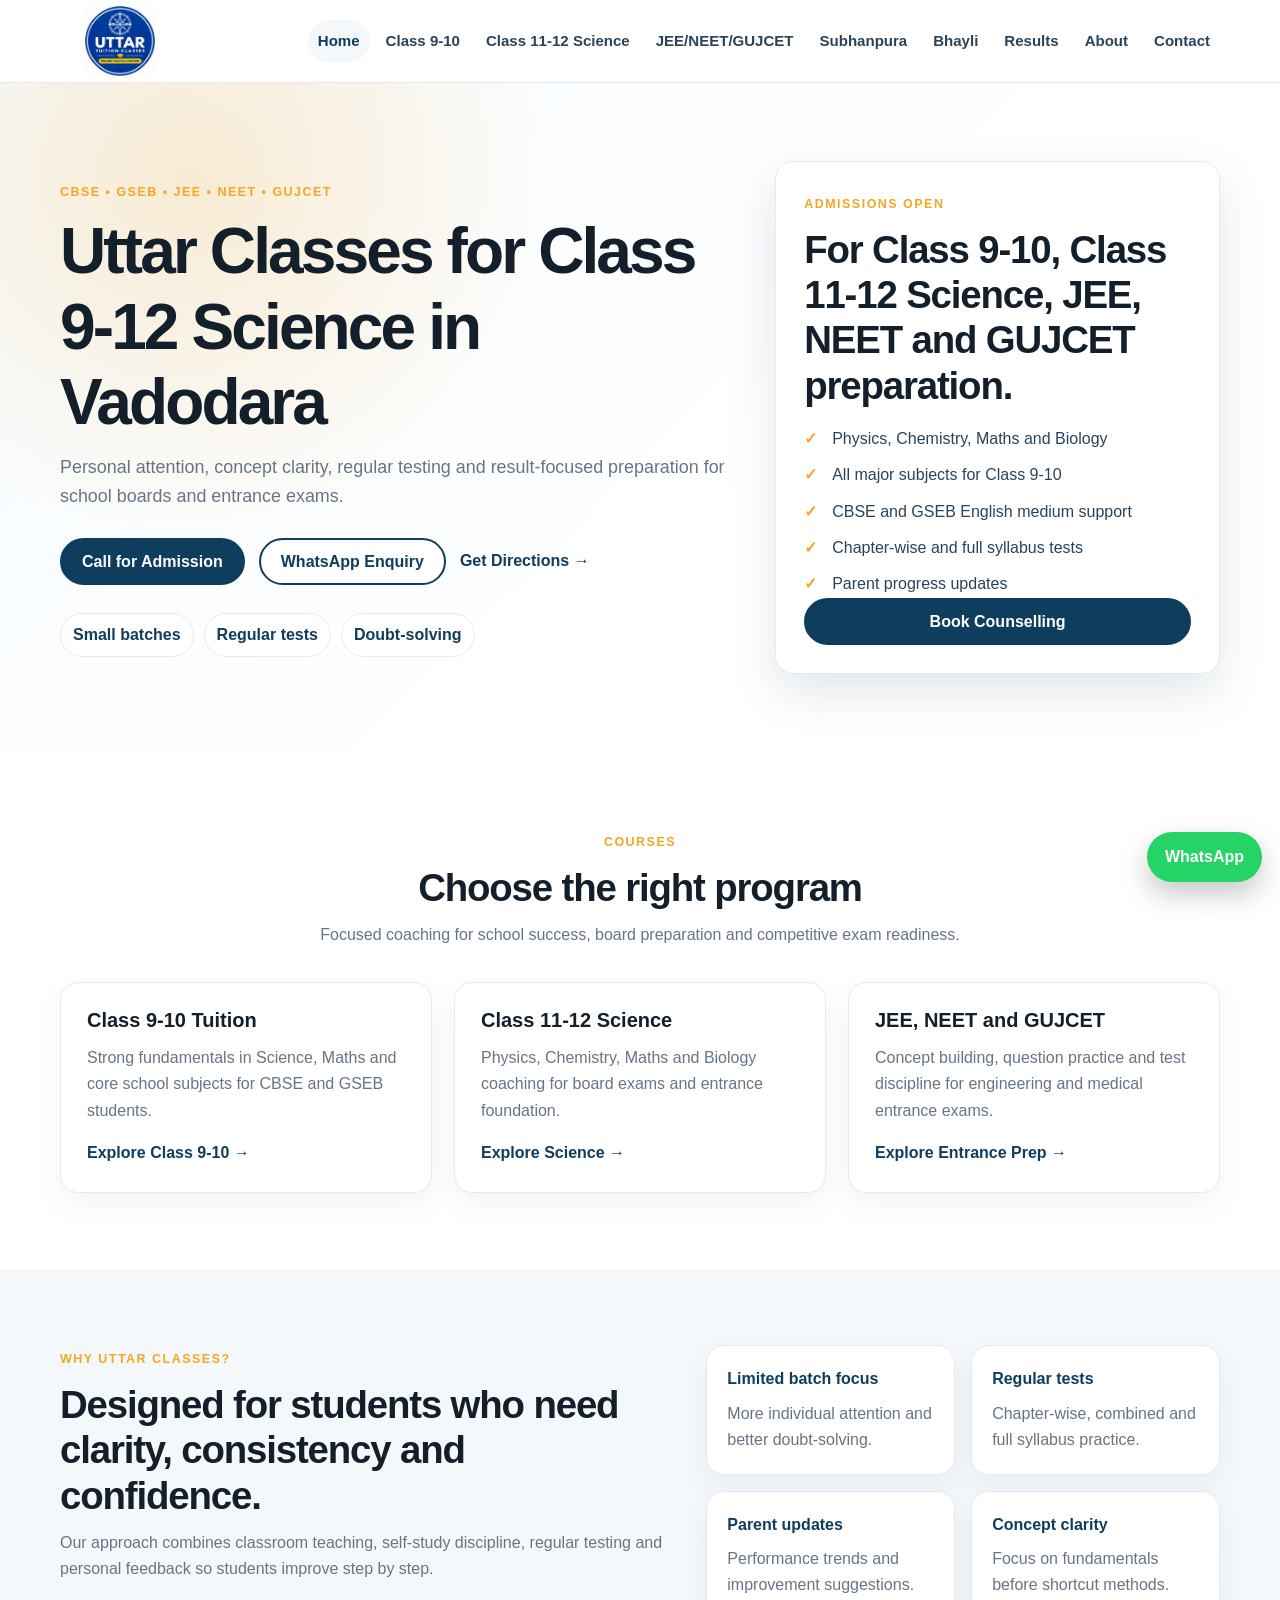
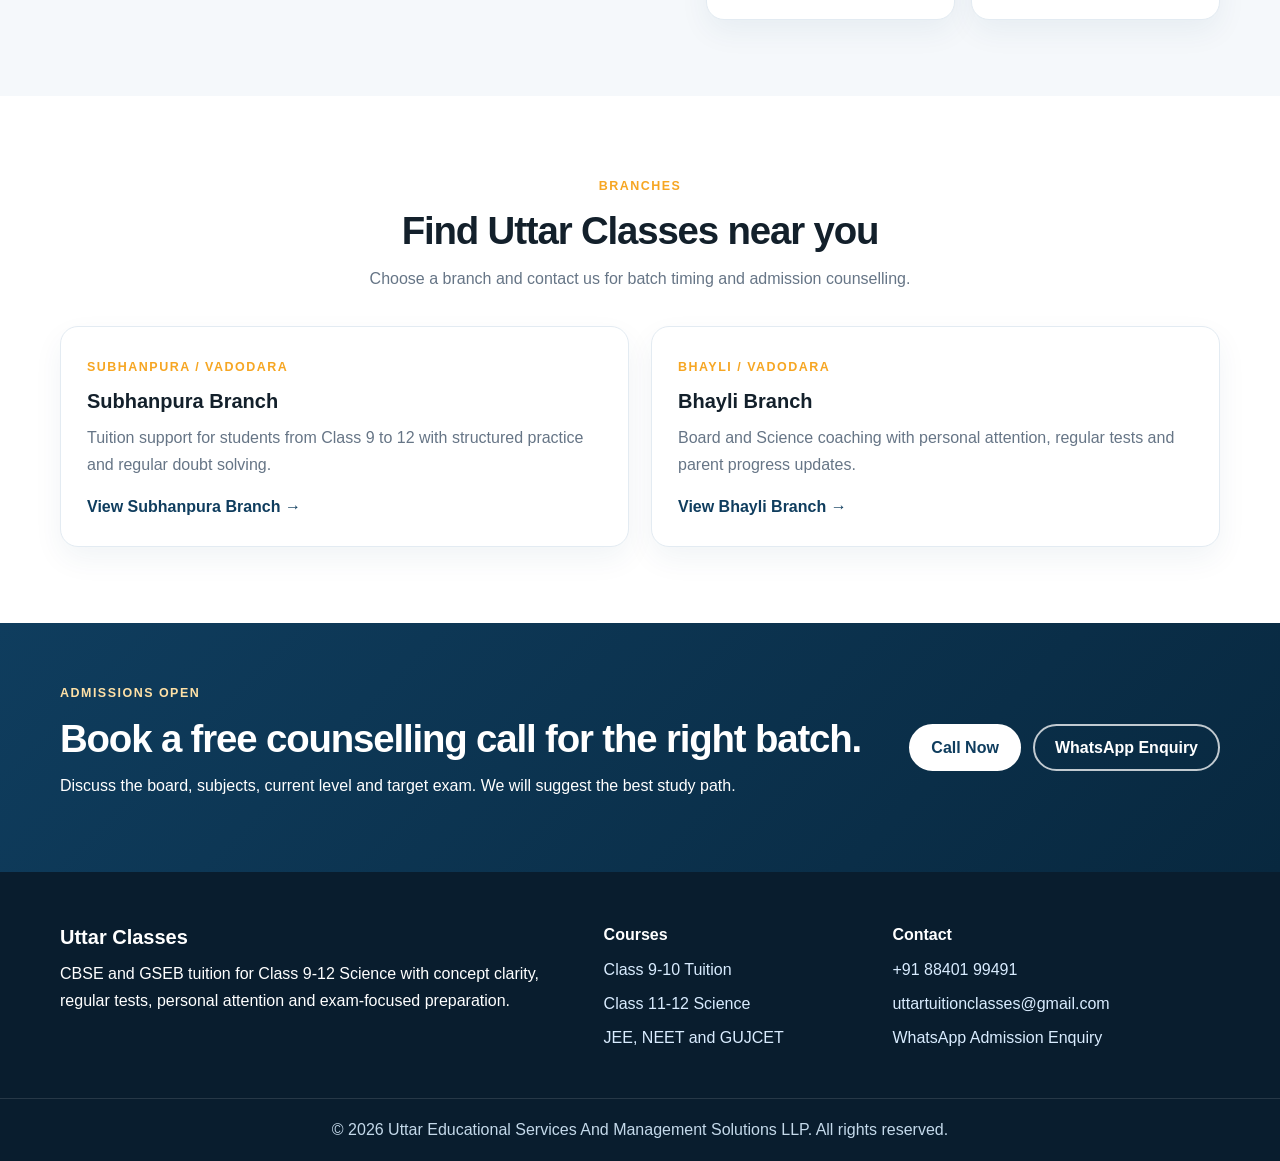
<file: index.html>
<!DOCTYPE html>
<html lang="en">
<head>
  <meta charset="UTF-8">
  <meta name="viewport" content="width=device-width, initial-scale=1.0">
  <title>Uttar Classes | CBSE &amp; GSEB Tuition in Vadodara</title>
  <meta name="description" content="Uttar Classes offers CBSE and GSEB tuition for Class 9-12 Science, JEE, NEET and GUJCET preparation in Vadodara.">
  <meta name="keywords" content="Uttar Classes, tuition classes Vadodara, CBSE GSEB tuition, JEE NEET GUJCET coaching">
  <meta name="robots" content="index, follow">
  <link rel="canonical" href="https://www.uttarclasses.in/">
  <meta property="og:title" content="Uttar Classes | CBSE &amp; GSEB Tuition in Vadodara">
  <meta property="og:description" content="Uttar Classes offers CBSE and GSEB tuition for Class 9-12 Science, JEE, NEET and GUJCET preparation in Vadodara.">
  <meta property="og:type" content="website">
  <meta property="og:url" content="https://www.uttarclasses.in/">
  <meta property="og:site_name" content="Uttar Classes">
  <link rel="preload" href="/assets/images/logo.jpeg" as="image">
  <link rel="stylesheet" href="/assets/css/style.css">
</head>
<body>
  <header class="site-header">
    <div class="container header-inner">
      <a class="logo" href="/" aria-label="Uttar Classes Home">
        <img src="/assets/images/logo.jpeg" alt="Uttar Classes Vadodara logo" width="120" height="80">
      </a>

      <button class="nav-toggle" type="button" aria-label="Open menu" aria-expanded="false" aria-controls="siteNav">
        <span></span>
        <span></span>
        <span></span>
      </button>

      <nav class="site-nav" id="siteNav" aria-label="Main navigation">
          <a class="nav-link active" href="/">Home</a>
          <a class="nav-link" href="/class-9-10/">Class 9-10</a>
          <a class="nav-link" href="/class-11-12-science/">Class 11-12 Science</a>
          <a class="nav-link" href="/jee-neet-gujcet-coaching/">JEE/NEET/GUJCET</a>
          <a class="nav-link" href="/subhanpura-tuition-classes/">Subhanpura</a>
          <a class="nav-link" href="/bhayli-tuition-classes/">Bhayli</a>
          <a class="nav-link" href="/results/">Results</a>
          <a class="nav-link" href="/about/">About</a>
          <a class="nav-link" href="/contact/">Contact</a>
      </nav>
    </div>
  </header>

  <main>
    <section class="hero">
      <div class="container hero-grid">
        <div class="hero-content">
          <span class="eyebrow">CBSE • GSEB • JEE • NEET • GUJCET</span>
          <h1>Uttar Classes for Class 9-12 Science in Vadodara</h1>
          <p>Personal attention, concept clarity, regular testing and result-focused preparation for school boards and entrance exams.</p>
          <div class="hero-actions">
            <a class="btn" href="tel:+918840199491">Call for Admission</a>
            <a class="btn btn-outline" href="https://wa.me/918840199491?text=Hello%20Uttar%20Classes%2C%20I%20want%20admission%20details." target="_blank" rel="noopener">WhatsApp Enquiry</a>
            <a class="text-link" href="https://maps.app.goo.gl/bqaz7SWQVZoKJBSM6" target="_blank" rel="noopener">Get Directions →</a>
          </div>
          <div class="hero-points" aria-label="Highlights">
            <span>Small batches</span>
            <span>Regular tests</span>
            <span>Doubt-solving</span>
          </div>
        </div>

        <div class="hero-card">
          <span class="eyebrow">Admissions Open</span>
          <h2>For Class 9-10, Class 11-12 Science, JEE, NEET and GUJCET preparation.</h2>
          <ul class="check-list">
            <li>Physics, Chemistry, Maths and Biology</li>
            <li>All major subjects for Class 9-10</li>
            <li>CBSE and GSEB English medium support</li>
            <li>Chapter-wise and full syllabus tests</li>
            <li>Parent progress updates</li>
          </ul>
          <a class="btn btn-full" href="/contact/">Book Counselling</a>
        </div>
      </div>
    </section>

    <section class="section">
      <div class="container">
        <div class="section-heading">
          <span class="eyebrow">Courses</span>
          <h2>Choose the right program</h2>
          <p>Focused coaching for school success, board preparation and competitive exam readiness.</p>
        </div>

        <div class="card-grid three">
          <article class="feature-card">
            <h3>Class 9-10 Tuition</h3>
            <p>Strong fundamentals in Science, Maths and core school subjects for CBSE and GSEB students.</p>
            <a class="text-link" href="/class-9-10/">Explore Class 9-10 →</a>
          </article>
          <article class="feature-card">
            <h3>Class 11-12 Science</h3>
            <p>Physics, Chemistry, Maths and Biology coaching for board exams and entrance foundation.</p>
            <a class="text-link" href="/class-11-12-science/">Explore Science →</a>
          </article>
          <article class="feature-card">
            <h3>JEE, NEET and GUJCET</h3>
            <p>Concept building, question practice and test discipline for engineering and medical entrance exams.</p>
            <a class="text-link" href="/jee-neet-gujcet-coaching/">Explore Entrance Prep →</a>
          </article>
        </div>
      </div>
    </section>

    <section class="section section-soft">
      <div class="container split-grid">
        <div>
          <span class="eyebrow">Why Uttar Classes?</span>
          <h2>Designed for students who need clarity, consistency and confidence.</h2>
          <p>Our approach combines classroom teaching, self-study discipline, regular testing and personal feedback so students improve step by step.</p>
        </div>
        <div class="mini-grid">
          <div class="mini-card"><strong>Limited batch focus</strong><span>More individual attention and better doubt-solving.</span></div>
          <div class="mini-card"><strong>Regular tests</strong><span>Chapter-wise, combined and full syllabus practice.</span></div>
          <div class="mini-card"><strong>Parent updates</strong><span>Performance trends and improvement suggestions.</span></div>
          <div class="mini-card"><strong>Concept clarity</strong><span>Focus on fundamentals before shortcut methods.</span></div>
        </div>
      </div>
    </section>

    <section class="section">
      <div class="container">
        <div class="section-heading">
          <span class="eyebrow">Branches</span>
          <h2>Find Uttar Classes near you</h2>
          <p>Choose a branch and contact us for batch timing and admission counselling.</p>
        </div>
        <div class="card-grid two">
          <article class="branch-card">
            <span class="eyebrow">Subhanpura / Vadodara</span>
            <h3>Subhanpura Branch</h3>
            <p>Tuition support for students from Class 9 to 12 with structured practice and regular doubt solving.</p>
            <a class="text-link" href="/subhanpura-tuition-classes/">View Subhanpura Branch →</a>
          </article>
          <article class="branch-card">
            <span class="eyebrow">Bhayli / Vadodara</span>
            <h3>Bhayli Branch</h3>
            <p>Board and Science coaching with personal attention, regular tests and parent progress updates.</p>
            <a class="text-link" href="/bhayli-tuition-classes/">View Bhayli Branch →</a>
          </article>
        </div>
      </div>
    </section>

    <section class="cta-band">
      <div class="container cta-band-inner">
        <div>
          <span class="eyebrow light">Admissions Open</span>
          <h2>Book a free counselling call for the right batch.</h2>
          <p>Discuss the board, subjects, current level and target exam. We will suggest the best study path.</p>
        </div>
        <div class="cta-actions">
          <a class="btn btn-light" href="tel:+918840199491">Call Now</a>
          <a class="btn btn-outline-light" href="https://wa.me/918840199491?text=Hello%20Uttar%20Classes%2C%20I%20want%20admission%20details." target="_blank" rel="noopener">WhatsApp Enquiry</a>
        </div>
      </div>
    </section>
  </main>

  <footer class="site-footer">
    <div class="container footer-grid">
      <div>
        <h3>Uttar Classes</h3>
        <p>CBSE and GSEB tuition for Class 9-12 Science with concept clarity, regular tests, personal attention and exam-focused preparation.</p>
      </div>

      <div>
        <h4>Courses</h4>
        <a href="/class-9-10/">Class 9-10 Tuition</a>
        <a href="/class-11-12-science/">Class 11-12 Science</a>
        <a href="/jee-neet-gujcet-coaching/">JEE, NEET and GUJCET</a>
      </div>

      <div>
        <h4>Contact</h4>
        <a href="tel:+918840199491">+91 88401 99491</a>
        <a href="mailto:uttartuitionclasses@gmail.com">uttartuitionclasses@gmail.com</a>
        <a href="https://wa.me/918840199491?text=Hello%20Uttar%20Classes%2C%20I%20want%20admission%20details." target="_blank" rel="noopener">WhatsApp Admission Enquiry</a>
      </div>
    </div>

    <div class="footer-bottom">
      <p>© 2026 Uttar Educational Services And Management Solutions LLP. All rights reserved.</p>
    </div>
  </footer>

  <a class="floating-whatsapp" href="https://wa.me/918840199491?text=Hello%20Uttar%20Classes%2C%20I%20want%20admission%20details." target="_blank" rel="noopener" aria-label="Chat with Uttar Classes on WhatsApp">WhatsApp</a>
  <script src="/assets/js/main.js" defer></script>
</body>
</html>
</file>
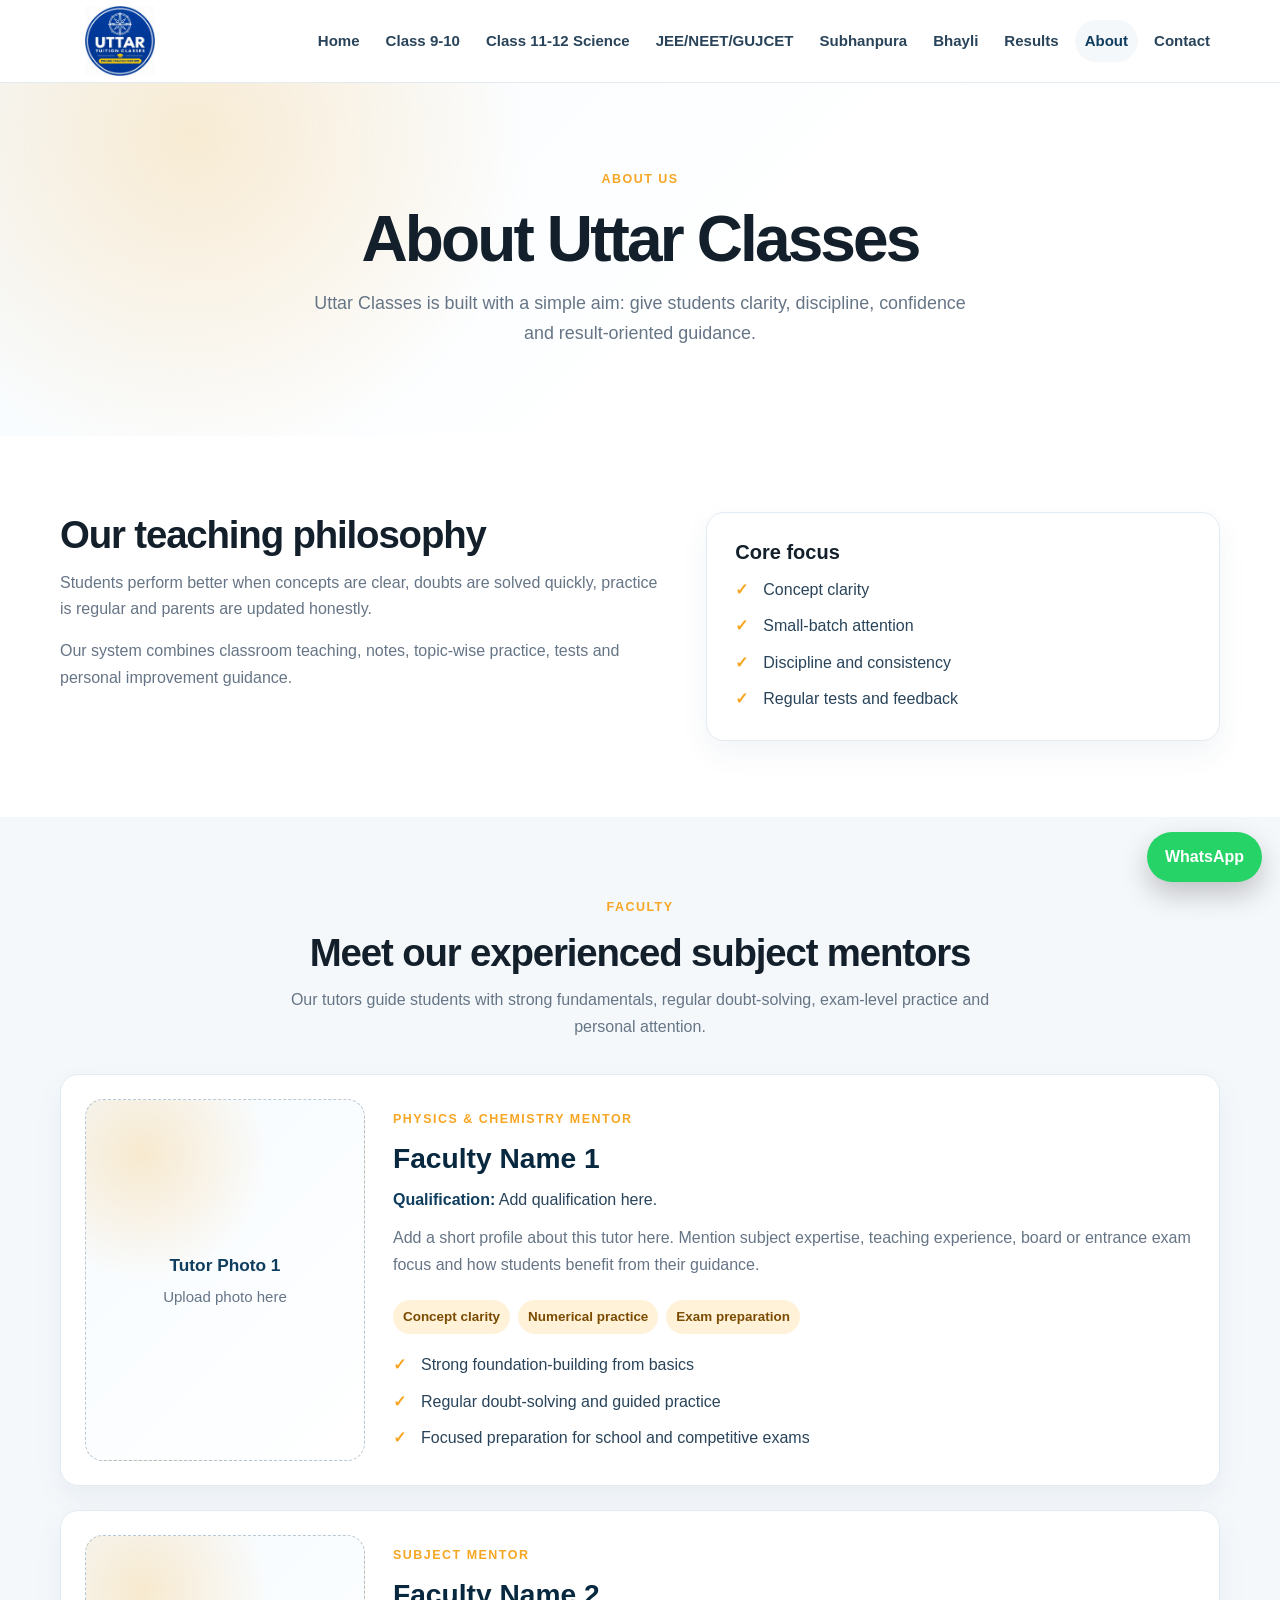
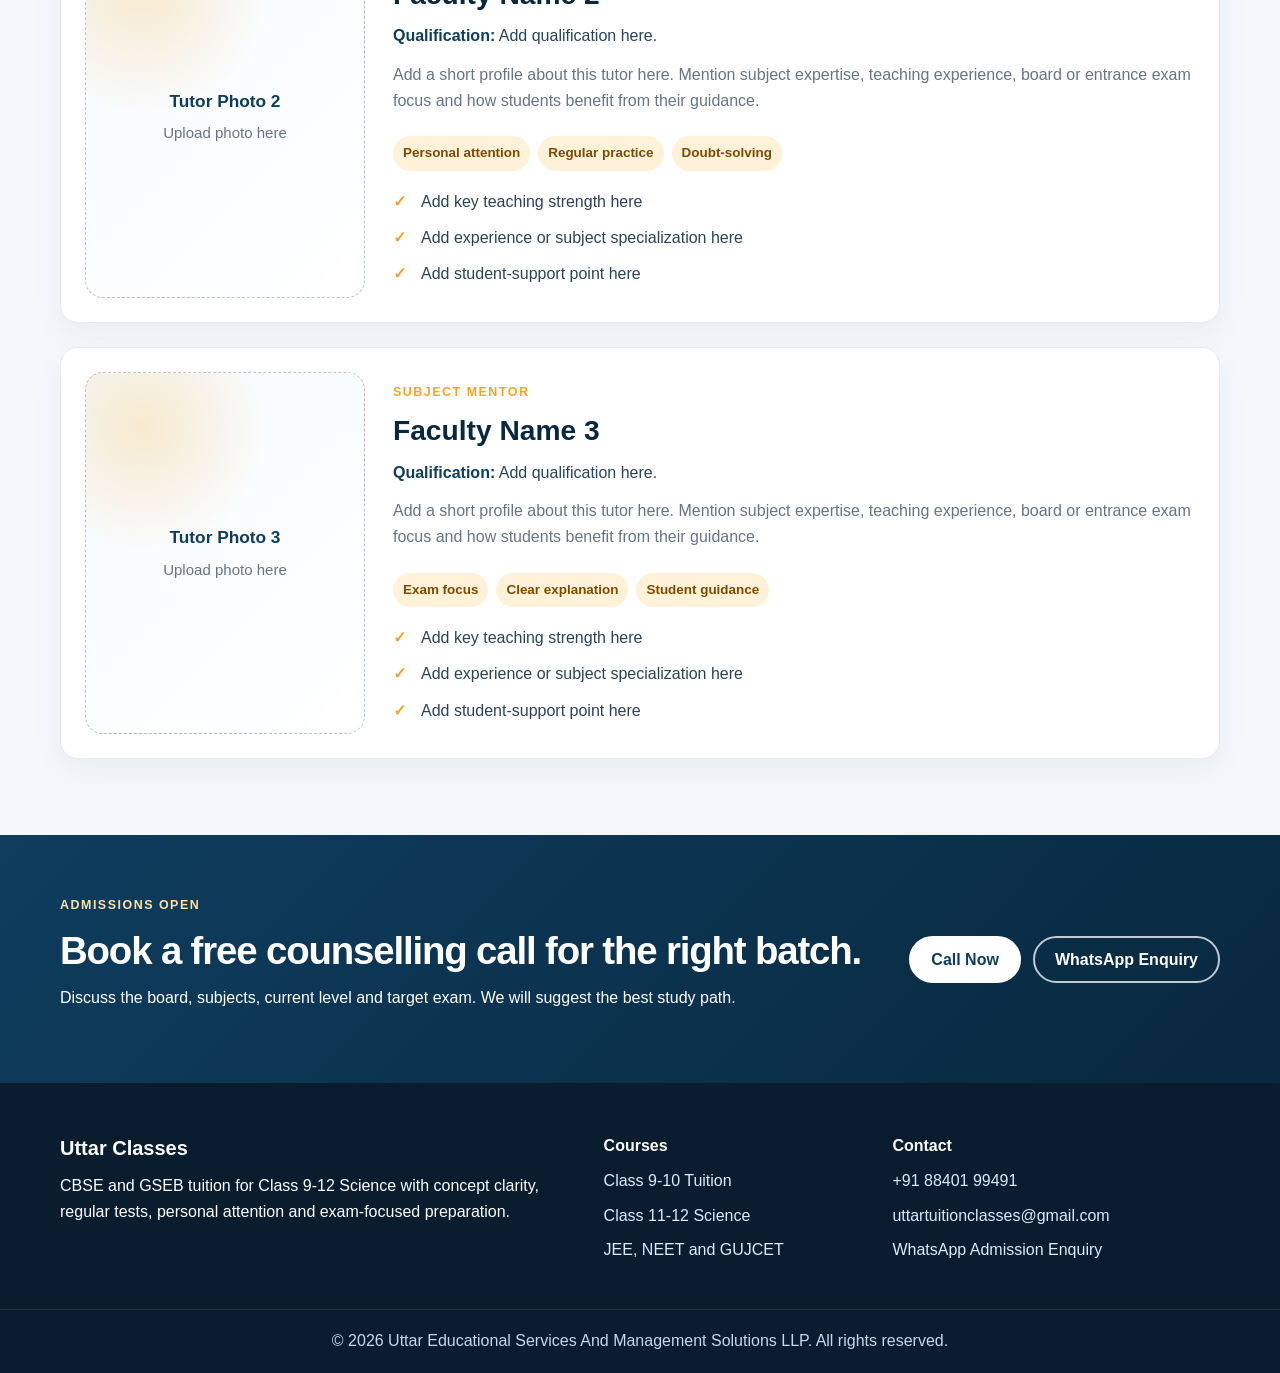
<file: about/index.html>
<!doctype html>
<html lang="en">
  <head>
    <meta charset="UTF-8" />
    <meta name="viewport" content="width=device-width, initial-scale=1.0" />

    <title>About Uttar Classes | Vadodara Tuition Classes</title>

    <meta
      name="description"
      content="Learn about Uttar Classes, our teaching philosophy, personal attention, regular tests, experienced faculty and result-focused preparation."
    />
    <meta
      name="keywords"
      content="Uttar Classes, tuition classes Vadodara, CBSE GSEB tuition, JEE NEET GUJCET coaching"
    />
    <meta name="robots" content="index, follow" />
    <link rel="canonical" href="https://www.uttarclasses.in/about/" />

    <meta
      property="og:title"
      content="About Uttar Classes | Vadodara Tuition Classes"
    />
    <meta
      property="og:description"
      content="Learn about Uttar Classes, our teaching philosophy, personal attention, regular tests, experienced faculty and result-focused preparation."
    />
    <meta property="og:type" content="website" />
    <meta property="og:url" content="https://www.uttarclasses.in/about/" />
    <meta property="og:site_name" content="Uttar Classes" />

    <link rel="preload" href="/assets/images/logo.jpeg" as="image" />
    <link rel="stylesheet" href="/assets/css/style.css" />

    <style>
      .faculty-showcase {
        display: grid;
        gap: 24px;
      }

      .faculty-profile {
        display: grid;
        grid-template-columns: minmax(220px, 280px) minmax(0, 1fr);
        gap: 28px;
        align-items: stretch;
        padding: 24px;
        border: 1px solid var(--border);
        border-radius: var(--radius);
        background: #fff;
        box-shadow: 0 12px 30px rgba(15, 61, 94, 0.06);
        transition:
          transform 0.2s ease,
          box-shadow 0.2s ease;
      }

      .faculty-profile:hover {
        transform: translateY(-3px);
        box-shadow: var(--shadow);
      }

      .faculty-photo-holder {
        min-height: 300px;
        border: 1px dashed rgba(15, 61, 94, 0.28);
        border-radius: 18px;
        background:
          radial-gradient(
            circle at 20% 15%,
            rgba(246, 166, 35, 0.22),
            transparent 34%
          ),
          linear-gradient(135deg, #f6fbff 0%, #ffffff 100%);
        overflow: hidden;
        display: grid;
        place-items: center;
      }

      .faculty-photo-holder img {
        width: 100%;
        height: 100%;
        object-fit: cover;
      }

      .faculty-photo-placeholder {
        padding: 22px;
        text-align: center;
        color: var(--primary);
      }

      .faculty-photo-placeholder strong {
        display: block;
        margin-bottom: 6px;
        font-size: 1.08rem;
        color: var(--primary);
      }

      .faculty-photo-placeholder span {
        display: block;
        color: var(--muted);
        font-size: 0.94rem;
      }

      .faculty-text-area {
        display: flex;
        flex-direction: column;
        justify-content: center;
        padding: 10px 0;
      }

      .faculty-text-area h3 {
        font-size: clamp(1.45rem, 2.2vw, 2rem);
        color: var(--primary-dark);
      }

      .faculty-qualification {
        margin-bottom: 12px;
        color: #29445a;
      }

      .faculty-qualification strong {
        color: var(--primary);
      }

      .faculty-tags {
        display: flex;
        flex-wrap: wrap;
        gap: 8px;
        margin: 6px 0 18px;
      }

      .faculty-tags span {
        display: inline-flex;
        padding: 6px 10px;
        border-radius: 999px;
        background: var(--accent-soft);
        color: #7a4b00;
        font-size: 0.84rem;
        font-weight: 900;
      }

      @media (max-width: 760px) {
        .faculty-profile {
          grid-template-columns: 1fr;
          padding: 20px;
        }

        .faculty-photo-holder {
          min-height: 260px;
        }
      }
    </style>
  </head>
  <body>
    <header class="site-header">
      <div class="container header-inner">
        <a class="logo" href="/" aria-label="Uttar Classes Home">
          <img
            src="/assets/images/logo.jpeg"
            alt="Uttar Classes Vadodara logo"
            width="120"
            height="80"
          />
        </a>

        <button
          class="nav-toggle"
          type="button"
          aria-label="Open menu"
          aria-expanded="false"
          aria-controls="siteNav"
        >
          <span></span>
          <span></span>
          <span></span>
        </button>

        <nav class="site-nav" id="siteNav" aria-label="Main navigation">
          <a class="nav-link" href="/">Home</a>
          <a class="nav-link" href="/class-9-10/">Class 9-10</a>
          <a class="nav-link" href="/class-11-12-science/"
            >Class 11-12 Science</a
          >
          <a class="nav-link" href="/jee-neet-gujcet-coaching/"
            >JEE/NEET/GUJCET</a
          >
          <a class="nav-link" href="/subhanpura-tuition-classes/">Subhanpura</a>
          <a class="nav-link" href="/bhayli-tuition-classes/">Bhayli</a>
          <a class="nav-link" href="/results/">Results</a>
          <a class="nav-link active" href="/about/">About</a>
          <a class="nav-link" href="/contact/">Contact</a>
        </nav>
      </div>
    </header>

    <main>
      <section class="page-hero">
        <div class="container narrow">
          <span class="eyebrow">About Us</span>
          <h1>About Uttar Classes</h1>
          <p>
            Uttar Classes is built with a simple aim: give students clarity,
            discipline, confidence and result-oriented guidance.
          </p>
        </div>
      </section>

      <section class="section">
        <div class="container split-grid">
          <div>
            <h2>Our teaching philosophy</h2>
            <p>
              Students perform better when concepts are clear, doubts are solved
              quickly, practice is regular and parents are updated honestly.
            </p>
            <p>
              Our system combines classroom teaching, notes, topic-wise
              practice, tests and personal improvement guidance.
            </p>
          </div>

          <aside class="info-card">
            <h3>Core focus</h3>
            <ul class="check-list compact">
              <li>Concept clarity</li>
              <li>Small-batch attention</li>
              <li>Discipline and consistency</li>
              <li>Regular tests and feedback</li>
            </ul>
          </aside>
        </div>
      </section>

      <section class="section section-soft">
        <div class="container">
          <div class="section-heading">
            <span class="eyebrow">Faculty</span>
            <h2>Meet our experienced subject mentors</h2>
            <p>
              Our tutors guide students with strong fundamentals, regular
              doubt-solving, exam-level practice and personal attention.
            </p>
          </div>

          <div class="faculty-showcase">
            <article class="faculty-profile">
              <div
                class="faculty-photo-holder"
                aria-label="Tutor photo holder for Marutendra Pratap Singh"
              >
                <!-- To add the actual photo later, replace this placeholder with:
              <img src="/assets/images/faculty/marutendra-pratap-singh.jpg" alt="Marutendra Pratap Singh - Uttar Classes tutor" loading="lazy">
              -->
                <div class="faculty-photo-placeholder">
                  <strong>Tutor Photo 1</strong>
                  <span>Upload photo here</span>
                </div>
              </div>

              <div class="faculty-text-area">
                <span class="eyebrow">Physics &amp; Chemistry Mentor</span>
                <h3>Faculty Name 1</h3>
                <p class="faculty-qualification">
                  <strong>Qualification:</strong> Add qualification here.
                </p>
                <p>
                  Add a short profile about this tutor here. Mention subject
                  expertise, teaching experience, board or entrance exam focus
                  and how students benefit from their guidance.
                </p>
                <div class="faculty-tags">
                  <span>Concept clarity</span>
                  <span>Numerical practice</span>
                  <span>Exam preparation</span>
                </div>
                <ul class="check-list compact">
                  <li>Strong foundation-building from basics</li>
                  <li>Regular doubt-solving and guided practice</li>
                  <li>Focused preparation for school and competitive exams</li>
                </ul>
              </div>
            </article>

            <article class="faculty-profile">
              <div
                class="faculty-photo-holder"
                aria-label="Tutor photo holder for second faculty member"
              >
                <!-- To add the actual photo later, replace this placeholder with:
              <img src="/assets/images/faculty/tutor-2.jpg" alt="Tutor name - Uttar Classes tutor" loading="lazy">
              -->
                <div class="faculty-photo-placeholder">
                  <strong>Tutor Photo 2</strong>
                  <span>Upload photo here</span>
                </div>
              </div>

              <div class="faculty-text-area">
                <span class="eyebrow">Subject Mentor</span>
                <h3>Faculty Name 2</h3>
                <p class="faculty-qualification">
                  <strong>Qualification:</strong> Add qualification here.
                </p>
                <p>
                  Add a short profile about this tutor here. Mention subject
                  expertise, teaching experience, board or entrance exam focus
                  and how students benefit from their guidance.
                </p>
                <div class="faculty-tags">
                  <span>Personal attention</span>
                  <span>Regular practice</span>
                  <span>Doubt-solving</span>
                </div>
                <ul class="check-list compact">
                  <li>Add key teaching strength here</li>
                  <li>Add experience or subject specialization here</li>
                  <li>Add student-support point here</li>
                </ul>
              </div>
            </article>

            <article class="faculty-profile">
              <div
                class="faculty-photo-holder"
                aria-label="Tutor photo holder for third faculty member"
              >
                <!-- To add the actual photo later, replace this placeholder with:
              <img src="/assets/images/faculty/tutor-3.jpg" alt="Tutor name - Uttar Classes tutor" loading="lazy">
              -->
                <div class="faculty-photo-placeholder">
                  <strong>Tutor Photo 3</strong>
                  <span>Upload photo here</span>
                </div>
              </div>

              <div class="faculty-text-area">
                <span class="eyebrow">Subject Mentor</span>
                <h3>Faculty Name 3</h3>
                <p class="faculty-qualification">
                  <strong>Qualification:</strong> Add qualification here.
                </p>
                <p>
                  Add a short profile about this tutor here. Mention subject
                  expertise, teaching experience, board or entrance exam focus
                  and how students benefit from their guidance.
                </p>
                <div class="faculty-tags">
                  <span>Exam focus</span>
                  <span>Clear explanation</span>
                  <span>Student guidance</span>
                </div>
                <ul class="check-list compact">
                  <li>Add key teaching strength here</li>
                  <li>Add experience or subject specialization here</li>
                  <li>Add student-support point here</li>
                </ul>
              </div>
            </article>
          </div>
        </div>
      </section>

      <section class="cta-band">
        <div class="container cta-band-inner">
          <div>
            <span class="eyebrow light">Admissions Open</span>
            <h2>Book a free counselling call for the right batch.</h2>
            <p>
              Discuss the board, subjects, current level and target exam. We
              will suggest the best study path.
            </p>
          </div>

          <div class="cta-actions">
            <a class="btn btn-light" href="tel:+918840199491">Call Now</a>
            <a
              class="btn btn-outline-light"
              href="https://wa.me/918840199491?text=Hello%20Uttar%20Classes%2C%20I%20want%20admission%20details."
              target="_blank"
              rel="noopener"
              >WhatsApp Enquiry</a
            >
          </div>
        </div>
      </section>
    </main>

    <footer class="site-footer">
      <div class="container footer-grid">
        <div>
          <h3>Uttar Classes</h3>
          <p>
            CBSE and GSEB tuition for Class 9-12 Science with concept clarity,
            regular tests, personal attention and exam-focused preparation.
          </p>
        </div>

        <div>
          <h4>Courses</h4>
          <a href="/class-9-10/">Class 9-10 Tuition</a>
          <a href="/class-11-12-science/">Class 11-12 Science</a>
          <a href="/jee-neet-gujcet-coaching/">JEE, NEET and GUJCET</a>
        </div>

        <div>
          <h4>Contact</h4>
          <a href="tel:+918840199491">+91 88401 99491</a>
          <a href="mailto:uttartuitionclasses@gmail.com"
            >uttartuitionclasses@gmail.com</a
          >
          <a
            href="https://wa.me/918840199491?text=Hello%20Uttar%20Classes%2C%20I%20want%20admission%20details."
            target="_blank"
            rel="noopener"
            >WhatsApp Admission Enquiry</a
          >
        </div>
      </div>

      <div class="footer-bottom">
        <p>© 2026 Uttar Educational Services And Management Solutions LLP. All rights reserved.</p>
      </div>
    </footer>

    <a
      class="floating-whatsapp"
      href="https://wa.me/918840199491?text=Hello%20Uttar%20Classes%2C%20I%20want%20admission%20details."
      target="_blank"
      rel="noopener"
      aria-label="Chat with Uttar Classes on WhatsApp"
      >WhatsApp</a
    >

    <script src="/assets/js/main.js" defer></script>
  </body>
</html>
</file>
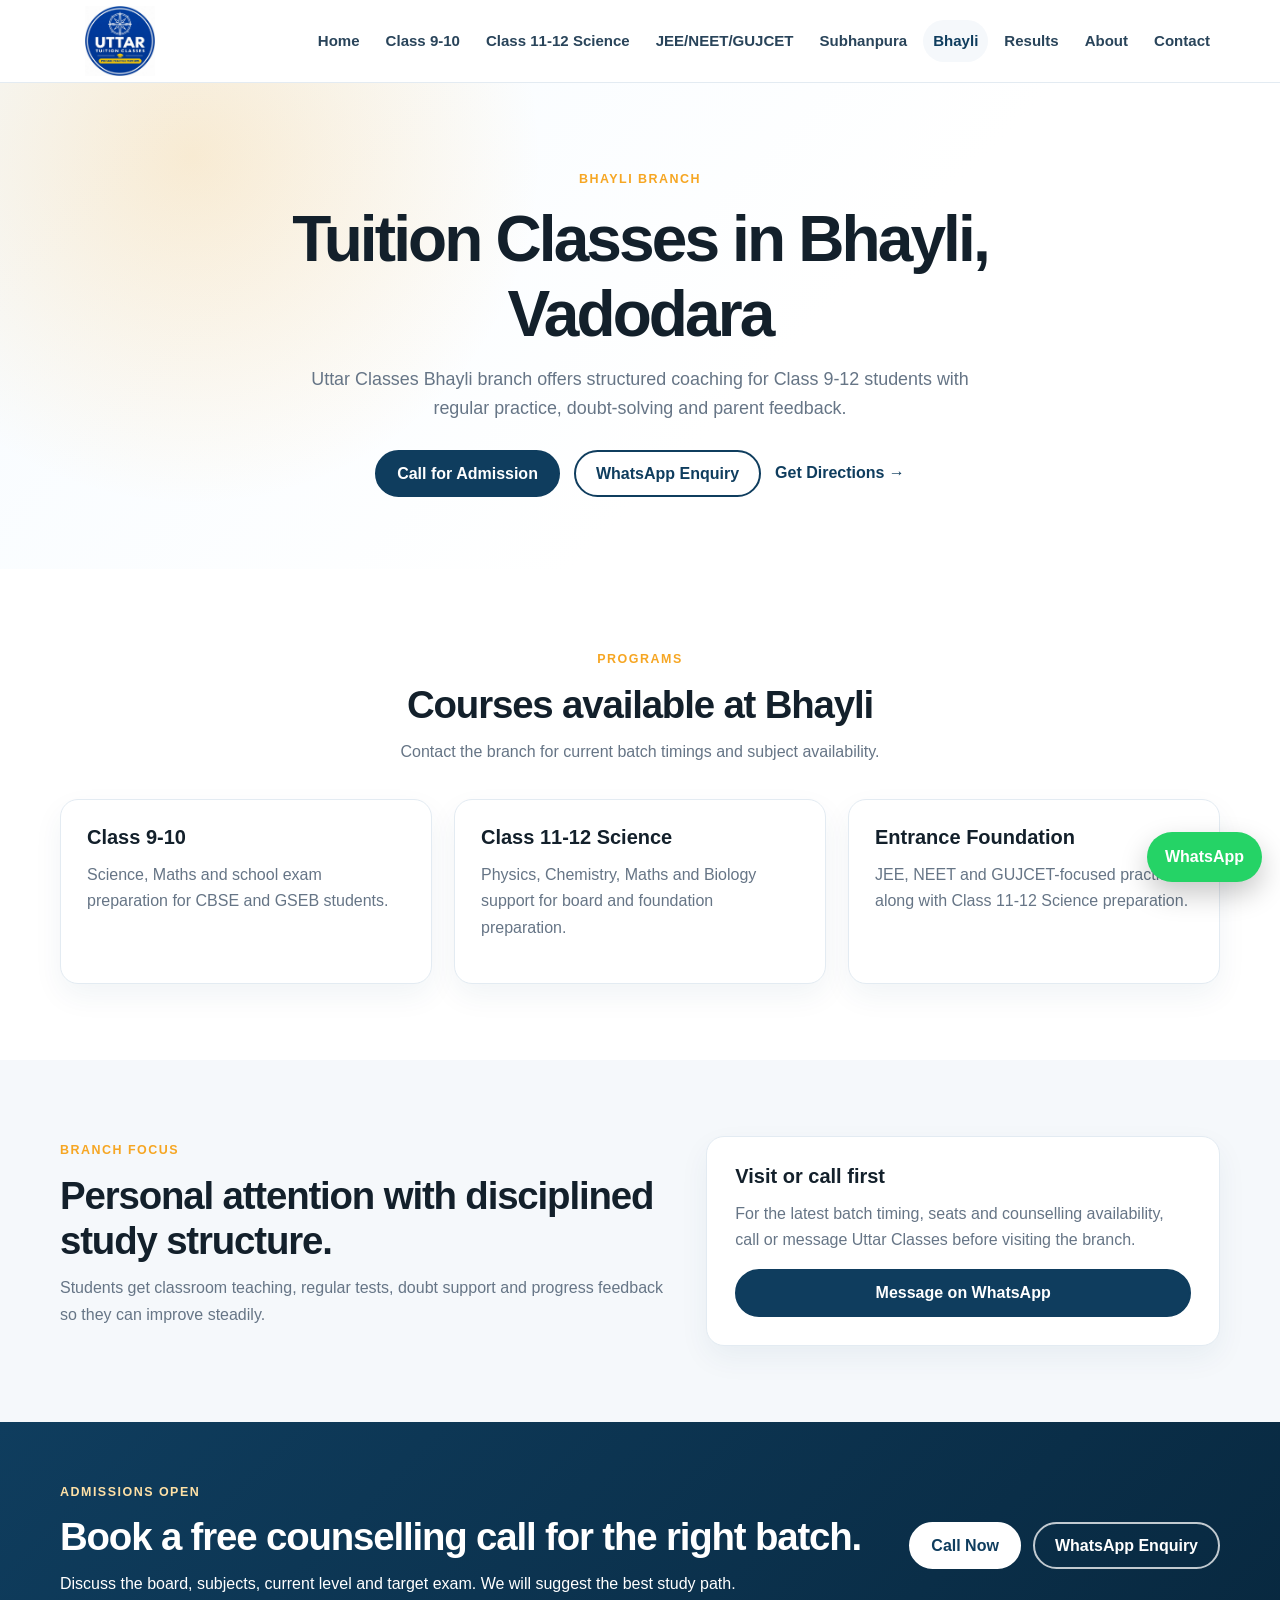
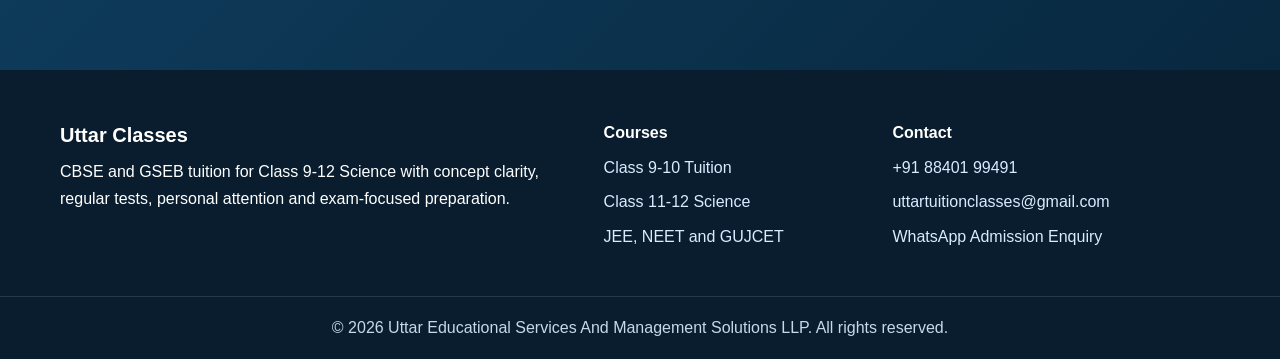
<file: bhayli-tuition-classes/index.html>
<!DOCTYPE html>
<html lang="en">
<head>
  <meta charset="UTF-8">
  <meta name="viewport" content="width=device-width, initial-scale=1.0">
  <title>Bhayli Tuition Classes | Uttar Classes Vadodara</title>
  <meta name="description" content="Uttar Classes Bhayli branch for Class 9-12 tuition, Science coaching and entrance foundation in Vadodara.">
  <meta name="keywords" content="Bhayli tuition classes, Uttar Classes Bhayli, tuition in Bhayli Vadodara">
  <meta name="robots" content="index, follow">
  <link rel="canonical" href="https://www.uttarclasses.in/bhayli-tuition-classes/">
  <meta property="og:title" content="Bhayli Tuition Classes | Uttar Classes Vadodara">
  <meta property="og:description" content="Uttar Classes Bhayli branch for Class 9-12 tuition, Science coaching and entrance foundation in Vadodara.">
  <meta property="og:type" content="website">
  <meta property="og:url" content="https://www.uttarclasses.in/bhayli-tuition-classes/">
  <meta property="og:site_name" content="Uttar Classes">
  <link rel="preload" href="/assets/images/logo.jpeg" as="image">
  <link rel="stylesheet" href="/assets/css/style.css">
</head>
<body>
  <header class="site-header">
    <div class="container header-inner">
      <a class="logo" href="/" aria-label="Uttar Classes Home">
        <img src="/assets/images/logo.jpeg" alt="Uttar Classes Vadodara logo" width="120" height="80">
      </a>

      <button class="nav-toggle" type="button" aria-label="Open menu" aria-expanded="false" aria-controls="siteNav">
        <span></span>
        <span></span>
        <span></span>
      </button>

      <nav class="site-nav" id="siteNav" aria-label="Main navigation">
          <a class="nav-link" href="/">Home</a>
          <a class="nav-link" href="/class-9-10/">Class 9-10</a>
          <a class="nav-link" href="/class-11-12-science/">Class 11-12 Science</a>
          <a class="nav-link" href="/jee-neet-gujcet-coaching/">JEE/NEET/GUJCET</a>
          <a class="nav-link" href="/subhanpura-tuition-classes/">Subhanpura</a>
          <a class="nav-link active" href="/bhayli-tuition-classes/">Bhayli</a>
          <a class="nav-link" href="/results/">Results</a>
          <a class="nav-link" href="/about/">About</a>
          <a class="nav-link" href="/contact/">Contact</a>
      </nav>
    </div>
  </header>

  <main>
    <section class="page-hero">
      <div class="container narrow">
        <span class="eyebrow">Bhayli Branch</span>
        <h1>Tuition Classes in Bhayli, Vadodara</h1>
        <p>Uttar Classes Bhayli branch offers structured coaching for Class 9-12 students with regular practice, doubt-solving and parent feedback.</p>
        <div class="hero-actions centered">
          <a class="btn" href="tel:+918840199491">Call for Admission</a>
          <a class="btn btn-outline" href="https://wa.me/918840199491?text=Hello%20Uttar%20Classes%2C%20I%20want%20admission%20details." target="_blank" rel="noopener">WhatsApp Enquiry</a>
          <a class="text-link" href="https://maps.app.goo.gl/gZaoJSu9xv7MD8LY9" target="_blank" rel="noopener">Get Directions →</a>
        </div>
      </div>
    </section>

    <section class="section">
      <div class="container">
        <div class="section-heading">
          <span class="eyebrow">Programs</span>
          <h2>Courses available at Bhayli</h2>
          <p>Contact the branch for current batch timings and subject availability.</p>
        </div>
        <div class="card-grid three">
          <article class="feature-card"><h3>Class 9-10</h3><p>Science, Maths and school exam preparation for CBSE and GSEB students.</p></article>
          <article class="feature-card"><h3>Class 11-12 Science</h3><p>Physics, Chemistry, Maths and Biology support for board and foundation preparation.</p></article>
          <article class="feature-card"><h3>Entrance Foundation</h3><p>JEE, NEET and GUJCET-focused practice along with Class 11-12 Science preparation.</p></article>
        </div>
      </div>
    </section>

    <section class="section section-soft">
      <div class="container split-grid">
        <div>
          <span class="eyebrow">Branch Focus</span>
          <h2>Personal attention with disciplined study structure.</h2>
          <p>Students get classroom teaching, regular tests, doubt support and progress feedback so they can improve steadily.</p>
        </div>
        <div class="info-card">
          <h3>Visit or call first</h3>
          <p>For the latest batch timing, seats and counselling availability, call or message Uttar Classes before visiting the branch.</p>
          <a class="btn btn-full" href="https://wa.me/918840199491?text=Hello%20Uttar%20Classes%2C%20I%20want%20admission%20details." target="_blank" rel="noopener">Message on WhatsApp</a>
        </div>
      </div>
    </section>

    <section class="cta-band">
      <div class="container cta-band-inner">
        <div>
          <span class="eyebrow light">Admissions Open</span>
          <h2>Book a free counselling call for the right batch.</h2>
          <p>Discuss the board, subjects, current level and target exam. We will suggest the best study path.</p>
        </div>
        <div class="cta-actions">
          <a class="btn btn-light" href="tel:+918840199491">Call Now</a>
          <a class="btn btn-outline-light" href="https://wa.me/918840199491?text=Hello%20Uttar%20Classes%2C%20I%20want%20admission%20details." target="_blank" rel="noopener">WhatsApp Enquiry</a>
        </div>
      </div>
    </section>
  </main>

  <footer class="site-footer">
    <div class="container footer-grid">
      <div>
        <h3>Uttar Classes</h3>
        <p>CBSE and GSEB tuition for Class 9-12 Science with concept clarity, regular tests, personal attention and exam-focused preparation.</p>
      </div>

      <div>
        <h4>Courses</h4>
        <a href="/class-9-10/">Class 9-10 Tuition</a>
        <a href="/class-11-12-science/">Class 11-12 Science</a>
        <a href="/jee-neet-gujcet-coaching/">JEE, NEET and GUJCET</a>
      </div>

      <div>
        <h4>Contact</h4>
        <a href="tel:+918840199491">+91 88401 99491</a>
        <a href="mailto:uttartuitionclasses@gmail.com">uttartuitionclasses@gmail.com</a>
        <a href="https://wa.me/918840199491?text=Hello%20Uttar%20Classes%2C%20I%20want%20admission%20details." target="_blank" rel="noopener">WhatsApp Admission Enquiry</a>
      </div>
    </div>

    <div class="footer-bottom">
      <p>© 2026 Uttar Educational Services And Management Solutions LLP. All rights reserved.</p>
    </div>
  </footer>

  <a class="floating-whatsapp" href="https://wa.me/918840199491?text=Hello%20Uttar%20Classes%2C%20I%20want%20admission%20details." target="_blank" rel="noopener" aria-label="Chat with Uttar Classes on WhatsApp">WhatsApp</a>
  <script src="/assets/js/main.js" defer></script>
</body>
</html>
</file>
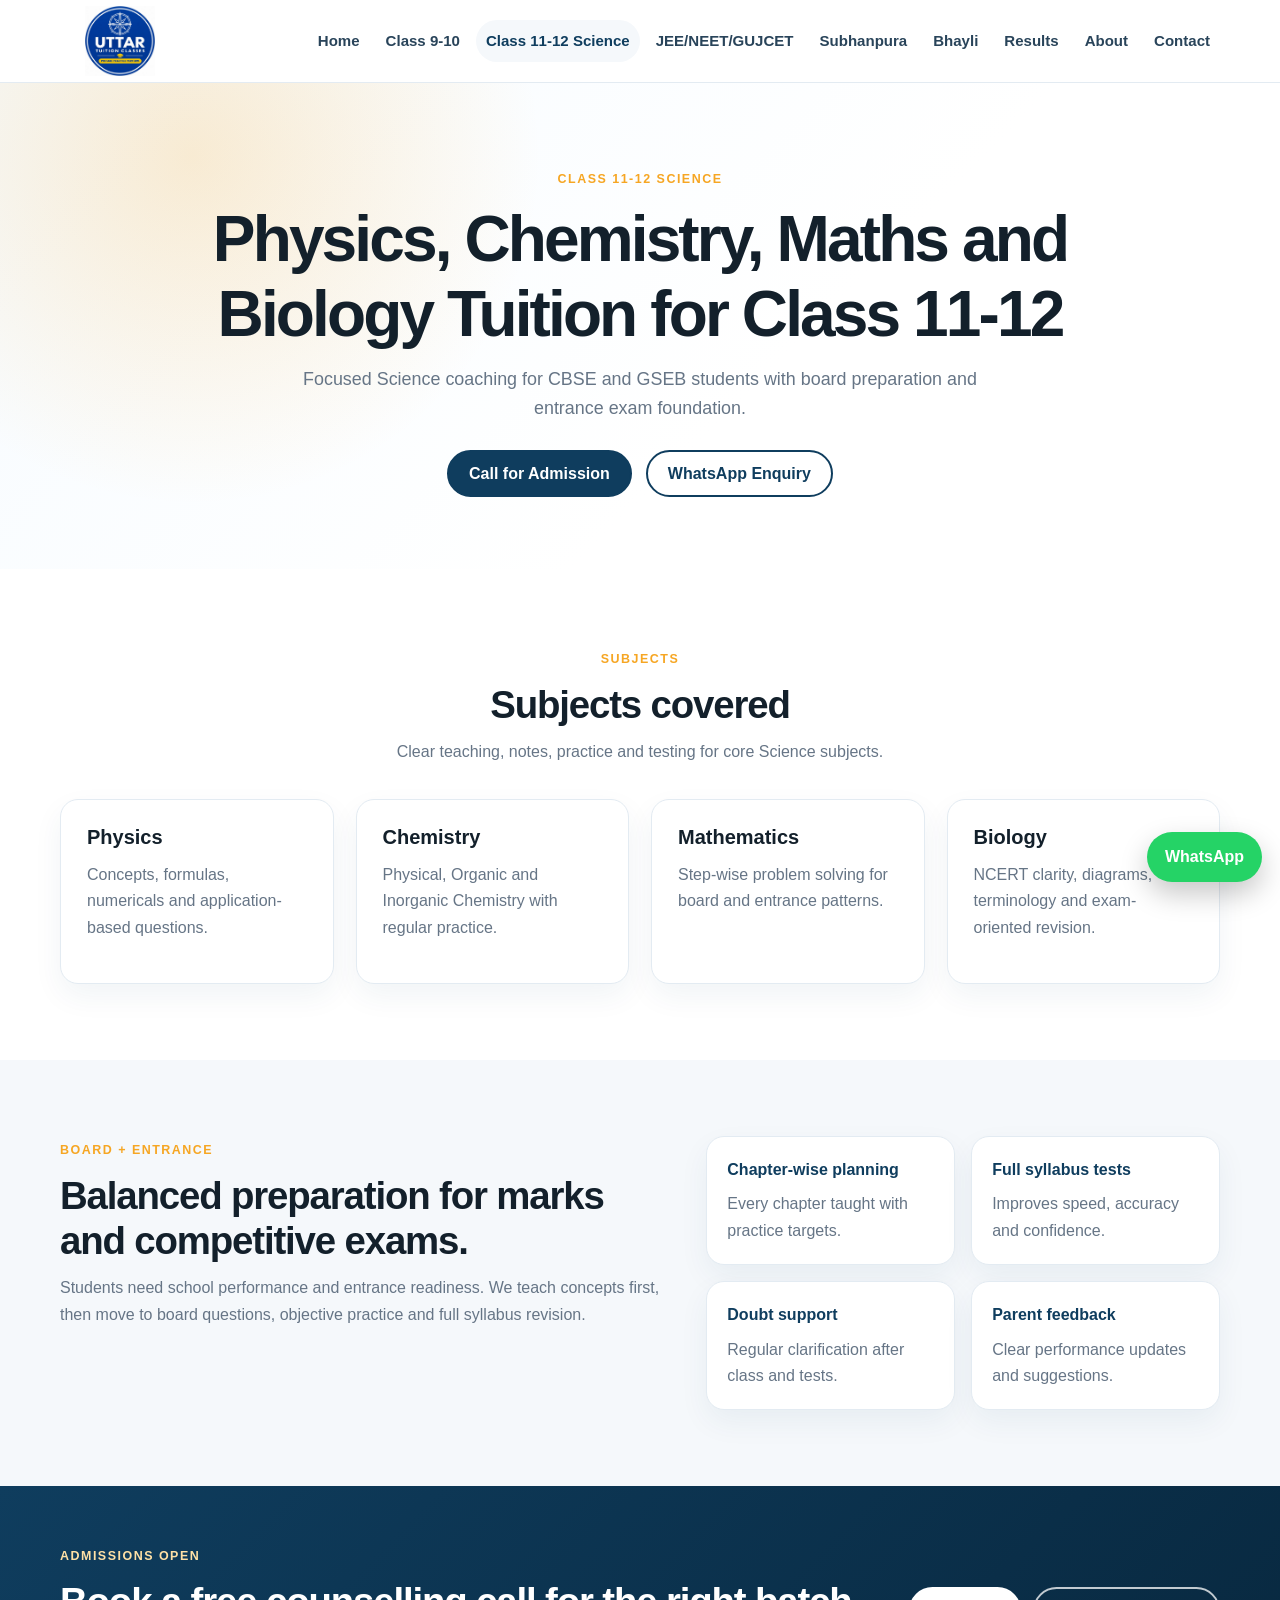
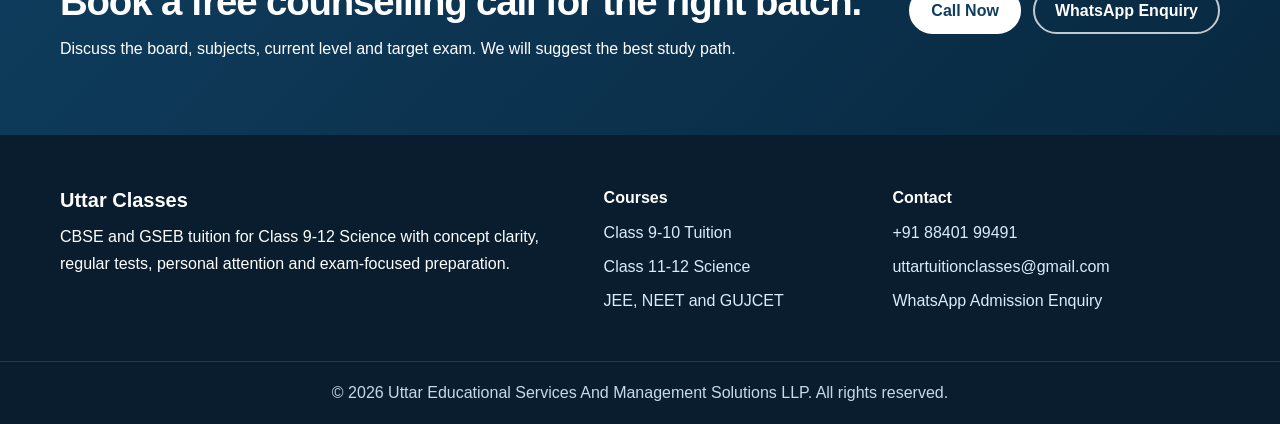
<file: class-11-12-science/index.html>
<!DOCTYPE html>
<html lang="en">
<head>
  <meta charset="UTF-8">
  <meta name="viewport" content="width=device-width, initial-scale=1.0">
  <title>Class 11-12 Science Tuition in Vadodara | Uttar Classes</title>
  <meta name="description" content="Physics, Chemistry, Maths and Biology tuition for Class 11-12 Science students in Vadodara.">
  <meta name="keywords" content="Class 11 science tuition Vadodara, Class 12 science tuition Vadodara, Physics Chemistry Maths Biology coaching">
  <meta name="robots" content="index, follow">
  <link rel="canonical" href="https://www.uttarclasses.in/class-11-12-science/">
  <meta property="og:title" content="Class 11-12 Science Tuition in Vadodara | Uttar Classes">
  <meta property="og:description" content="Physics, Chemistry, Maths and Biology tuition for Class 11-12 Science students in Vadodara.">
  <meta property="og:type" content="website">
  <meta property="og:url" content="https://www.uttarclasses.in/class-11-12-science/">
  <meta property="og:site_name" content="Uttar Classes">
  <link rel="preload" href="/assets/images/logo.jpeg" as="image">
  <link rel="stylesheet" href="/assets/css/style.css">
</head>
<body>
  <header class="site-header">
    <div class="container header-inner">
      <a class="logo" href="/" aria-label="Uttar Classes Home">
        <img src="/assets/images/logo.jpeg" alt="Uttar Classes Vadodara logo" width="120" height="80">
      </a>

      <button class="nav-toggle" type="button" aria-label="Open menu" aria-expanded="false" aria-controls="siteNav">
        <span></span>
        <span></span>
        <span></span>
      </button>

      <nav class="site-nav" id="siteNav" aria-label="Main navigation">
          <a class="nav-link" href="/">Home</a>
          <a class="nav-link" href="/class-9-10/">Class 9-10</a>
          <a class="nav-link active" href="/class-11-12-science/">Class 11-12 Science</a>
          <a class="nav-link" href="/jee-neet-gujcet-coaching/">JEE/NEET/GUJCET</a>
          <a class="nav-link" href="/subhanpura-tuition-classes/">Subhanpura</a>
          <a class="nav-link" href="/bhayli-tuition-classes/">Bhayli</a>
          <a class="nav-link" href="/results/">Results</a>
          <a class="nav-link" href="/about/">About</a>
          <a class="nav-link" href="/contact/">Contact</a>
      </nav>
    </div>
  </header>

  <main>
    <section class="page-hero">
      <div class="container narrow">
        <span class="eyebrow">Class 11-12 Science</span>
        <h1>Physics, Chemistry, Maths and Biology Tuition for Class 11-12</h1>
        <p>Focused Science coaching for CBSE and GSEB students with board preparation and entrance exam foundation.</p>
        <div class="hero-actions centered">
          <a class="btn" href="tel:+918840199491">Call for Admission</a>
          <a class="btn btn-outline" href="https://wa.me/918840199491?text=Hello%20Uttar%20Classes%2C%20I%20want%20admission%20details." target="_blank" rel="noopener">WhatsApp Enquiry</a>
        </div>
      </div>
    </section>

    <section class="section">
      <div class="container">
        <div class="section-heading">
          <span class="eyebrow">Subjects</span>
          <h2>Subjects covered</h2>
          <p>Clear teaching, notes, practice and testing for core Science subjects.</p>
        </div>
        <div class="card-grid four">
          <article class="feature-card"><h3>Physics</h3><p>Concepts, formulas, numericals and application-based questions.</p></article>
          <article class="feature-card"><h3>Chemistry</h3><p>Physical, Organic and Inorganic Chemistry with regular practice.</p></article>
          <article class="feature-card"><h3>Mathematics</h3><p>Step-wise problem solving for board and entrance patterns.</p></article>
          <article class="feature-card"><h3>Biology</h3><p>NCERT clarity, diagrams, terminology and exam-oriented revision.</p></article>
        </div>
      </div>
    </section>

    <section class="section section-soft">
      <div class="container split-grid">
        <div>
          <span class="eyebrow">Board + Entrance</span>
          <h2>Balanced preparation for marks and competitive exams.</h2>
          <p>Students need school performance and entrance readiness. We teach concepts first, then move to board questions, objective practice and full syllabus revision.</p>
        </div>
        <div class="mini-grid">
          <div class="mini-card"><strong>Chapter-wise planning</strong><span>Every chapter taught with practice targets.</span></div>
          <div class="mini-card"><strong>Full syllabus tests</strong><span>Improves speed, accuracy and confidence.</span></div>
          <div class="mini-card"><strong>Doubt support</strong><span>Regular clarification after class and tests.</span></div>
          <div class="mini-card"><strong>Parent feedback</strong><span>Clear performance updates and suggestions.</span></div>
        </div>
      </div>
    </section>

    <section class="cta-band">
      <div class="container cta-band-inner">
        <div>
          <span class="eyebrow light">Admissions Open</span>
          <h2>Book a free counselling call for the right batch.</h2>
          <p>Discuss the board, subjects, current level and target exam. We will suggest the best study path.</p>
        </div>
        <div class="cta-actions">
          <a class="btn btn-light" href="tel:+918840199491">Call Now</a>
          <a class="btn btn-outline-light" href="https://wa.me/918840199491?text=Hello%20Uttar%20Classes%2C%20I%20want%20admission%20details." target="_blank" rel="noopener">WhatsApp Enquiry</a>
        </div>
      </div>
    </section>
  </main>

  <footer class="site-footer">
    <div class="container footer-grid">
      <div>
        <h3>Uttar Classes</h3>
        <p>CBSE and GSEB tuition for Class 9-12 Science with concept clarity, regular tests, personal attention and exam-focused preparation.</p>
      </div>

      <div>
        <h4>Courses</h4>
        <a href="/class-9-10/">Class 9-10 Tuition</a>
        <a href="/class-11-12-science/">Class 11-12 Science</a>
        <a href="/jee-neet-gujcet-coaching/">JEE, NEET and GUJCET</a>
      </div>

      <div>
        <h4>Contact</h4>
        <a href="tel:+918840199491">+91 88401 99491</a>
        <a href="mailto:uttartuitionclasses@gmail.com">uttartuitionclasses@gmail.com</a>
        <a href="https://wa.me/918840199491?text=Hello%20Uttar%20Classes%2C%20I%20want%20admission%20details." target="_blank" rel="noopener">WhatsApp Admission Enquiry</a>
      </div>
    </div>

    <div class="footer-bottom">
      <p>© 2026 Uttar Educational Services And Management Solutions LLP. All rights reserved.</p>
    </div>
  </footer>

  <a class="floating-whatsapp" href="https://wa.me/918840199491?text=Hello%20Uttar%20Classes%2C%20I%20want%20admission%20details." target="_blank" rel="noopener" aria-label="Chat with Uttar Classes on WhatsApp">WhatsApp</a>
  <script src="/assets/js/main.js" defer></script>
</body>
</html>
</file>
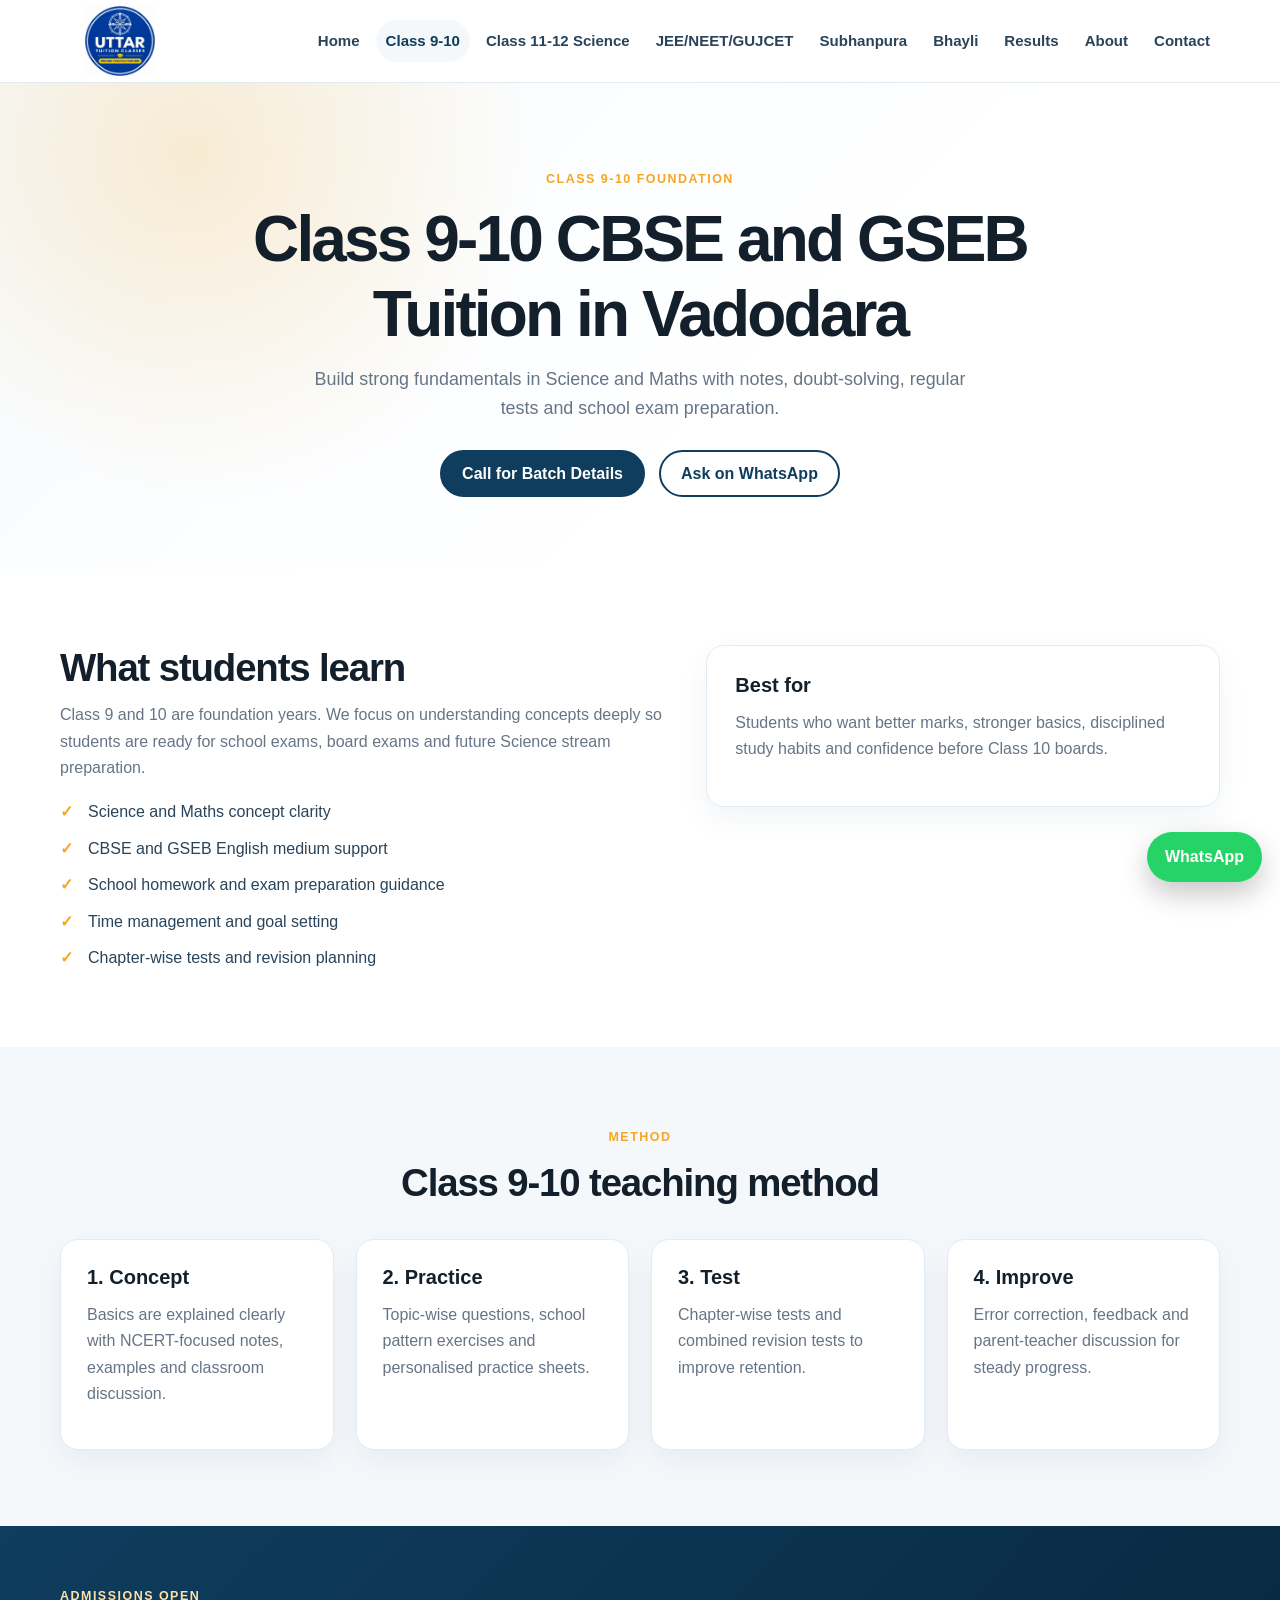
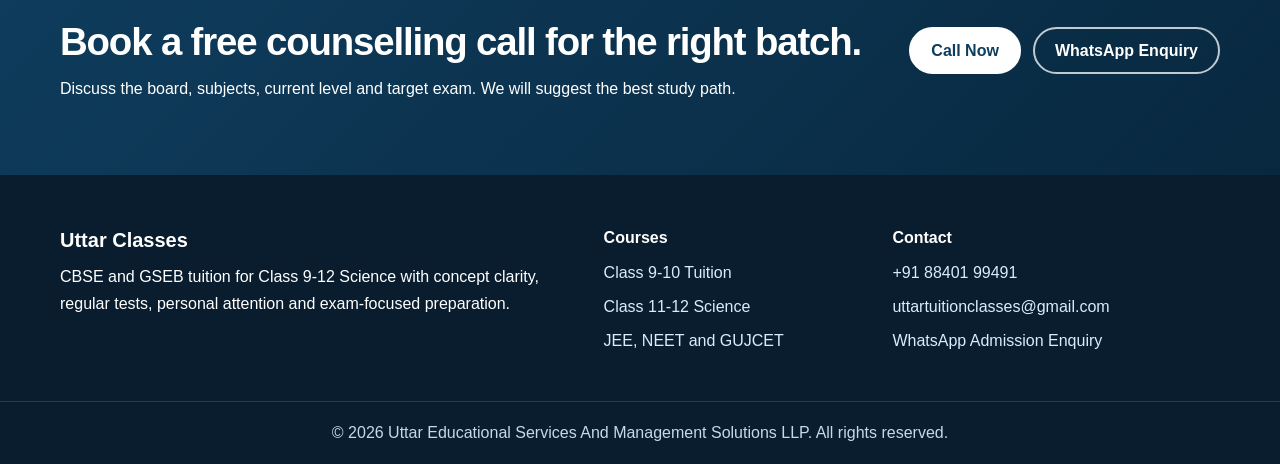
<file: class-9-10/index.html>
<!DOCTYPE html>
<html lang="en">
<head>
  <meta charset="UTF-8">
  <meta name="viewport" content="width=device-width, initial-scale=1.0">
  <title>Class 9-10 Tuition in Vadodara | Uttar Classes</title>
  <meta name="description" content="Class 9-10 CBSE and GSEB tuition in Vadodara with Science, Maths, notes, tests and doubt-solving support.">
  <meta name="keywords" content="Class 9 tuition Vadodara, Class 10 tuition Vadodara, CBSE tuition, GSEB tuition">
  <meta name="robots" content="index, follow">
  <link rel="canonical" href="https://www.uttarclasses.in/class-9-10/">
  <meta property="og:title" content="Class 9-10 Tuition in Vadodara | Uttar Classes">
  <meta property="og:description" content="Class 9-10 CBSE and GSEB tuition in Vadodara with Science, Maths, notes, tests and doubt-solving support.">
  <meta property="og:type" content="website">
  <meta property="og:url" content="https://www.uttarclasses.in/class-9-10/">
  <meta property="og:site_name" content="Uttar Classes">
  <link rel="preload" href="/assets/images/logo.jpeg" as="image">
  <link rel="stylesheet" href="/assets/css/style.css">
</head>
<body>
  <header class="site-header">
    <div class="container header-inner">
      <a class="logo" href="/" aria-label="Uttar Classes Home">
        <img src="/assets/images/logo.jpeg" alt="Uttar Classes Vadodara logo" width="120" height="80">
      </a>

      <button class="nav-toggle" type="button" aria-label="Open menu" aria-expanded="false" aria-controls="siteNav">
        <span></span>
        <span></span>
        <span></span>
      </button>

      <nav class="site-nav" id="siteNav" aria-label="Main navigation">
          <a class="nav-link" href="/">Home</a>
          <a class="nav-link active" href="/class-9-10/">Class 9-10</a>
          <a class="nav-link" href="/class-11-12-science/">Class 11-12 Science</a>
          <a class="nav-link" href="/jee-neet-gujcet-coaching/">JEE/NEET/GUJCET</a>
          <a class="nav-link" href="/subhanpura-tuition-classes/">Subhanpura</a>
          <a class="nav-link" href="/bhayli-tuition-classes/">Bhayli</a>
          <a class="nav-link" href="/results/">Results</a>
          <a class="nav-link" href="/about/">About</a>
          <a class="nav-link" href="/contact/">Contact</a>
      </nav>
    </div>
  </header>

  <main>
    <section class="page-hero">
      <div class="container narrow">
        <span class="eyebrow">Class 9-10 Foundation</span>
        <h1>Class 9-10 CBSE and GSEB Tuition in Vadodara</h1>
        <p>Build strong fundamentals in Science and Maths with notes, doubt-solving, regular tests and school exam preparation.</p>
        <div class="hero-actions centered">
          <a class="btn" href="tel:+918840199491">Call for Batch Details</a>
          <a class="btn btn-outline" href="https://wa.me/918840199491?text=Hello%20Uttar%20Classes%2C%20I%20want%20admission%20details." target="_blank" rel="noopener">Ask on WhatsApp</a>
        </div>
      </div>
    </section>

    <section class="section">
      <div class="container split-grid">
        <div>
          <h2>What students learn</h2>
          <p>Class 9 and 10 are foundation years. We focus on understanding concepts deeply so students are ready for school exams, board exams and future Science stream preparation.</p>
          <ul class="check-list">
            <li>Science and Maths concept clarity</li>
            <li>CBSE and GSEB English medium support</li>
            <li>School homework and exam preparation guidance</li>
            <li>Time management and goal setting</li>
            <li>Chapter-wise tests and revision planning</li>
          </ul>
        </div>
        <aside class="info-card">
          <h3>Best for</h3>
          <p>Students who want better marks, stronger basics, disciplined study habits and confidence before Class 10 boards.</p>
        </aside>
      </div>
    </section>

    <section class="section section-soft">
      <div class="container">
        <div class="section-heading">
          <span class="eyebrow">Method</span>
          <h2>Class 9-10 teaching method</h2>
        </div>
        <div class="card-grid four">
          <article class="feature-card"><h3>1. Concept</h3><p>Basics are explained clearly with NCERT-focused notes, examples and classroom discussion.</p></article>
          <article class="feature-card"><h3>2. Practice</h3><p>Topic-wise questions, school pattern exercises and personalised practice sheets.</p></article>
          <article class="feature-card"><h3>3. Test</h3><p>Chapter-wise tests and combined revision tests to improve retention.</p></article>
          <article class="feature-card"><h3>4. Improve</h3><p>Error correction, feedback and parent-teacher discussion for steady progress.</p></article>
        </div>
      </div>
    </section>

    <section class="cta-band">
      <div class="container cta-band-inner">
        <div>
          <span class="eyebrow light">Admissions Open</span>
          <h2>Book a free counselling call for the right batch.</h2>
          <p>Discuss the board, subjects, current level and target exam. We will suggest the best study path.</p>
        </div>
        <div class="cta-actions">
          <a class="btn btn-light" href="tel:+918840199491">Call Now</a>
          <a class="btn btn-outline-light" href="https://wa.me/918840199491?text=Hello%20Uttar%20Classes%2C%20I%20want%20admission%20details." target="_blank" rel="noopener">WhatsApp Enquiry</a>
        </div>
      </div>
    </section>
  </main>

  <footer class="site-footer">
    <div class="container footer-grid">
      <div>
        <h3>Uttar Classes</h3>
        <p>CBSE and GSEB tuition for Class 9-12 Science with concept clarity, regular tests, personal attention and exam-focused preparation.</p>
      </div>

      <div>
        <h4>Courses</h4>
        <a href="/class-9-10/">Class 9-10 Tuition</a>
        <a href="/class-11-12-science/">Class 11-12 Science</a>
        <a href="/jee-neet-gujcet-coaching/">JEE, NEET and GUJCET</a>
      </div>

      <div>
        <h4>Contact</h4>
        <a href="tel:+918840199491">+91 88401 99491</a>
        <a href="mailto:uttartuitionclasses@gmail.com">uttartuitionclasses@gmail.com</a>
        <a href="https://wa.me/918840199491?text=Hello%20Uttar%20Classes%2C%20I%20want%20admission%20details." target="_blank" rel="noopener">WhatsApp Admission Enquiry</a>
      </div>
    </div>

    <div class="footer-bottom">
      <p>© 2026 Uttar Educational Services And Management Solutions LLP. All rights reserved.</p>
    </div>
  </footer>

  <a class="floating-whatsapp" href="https://wa.me/918840199491?text=Hello%20Uttar%20Classes%2C%20I%20want%20admission%20details." target="_blank" rel="noopener" aria-label="Chat with Uttar Classes on WhatsApp">WhatsApp</a>
  <script src="/assets/js/main.js" defer></script>
</body>
</html>
</file>
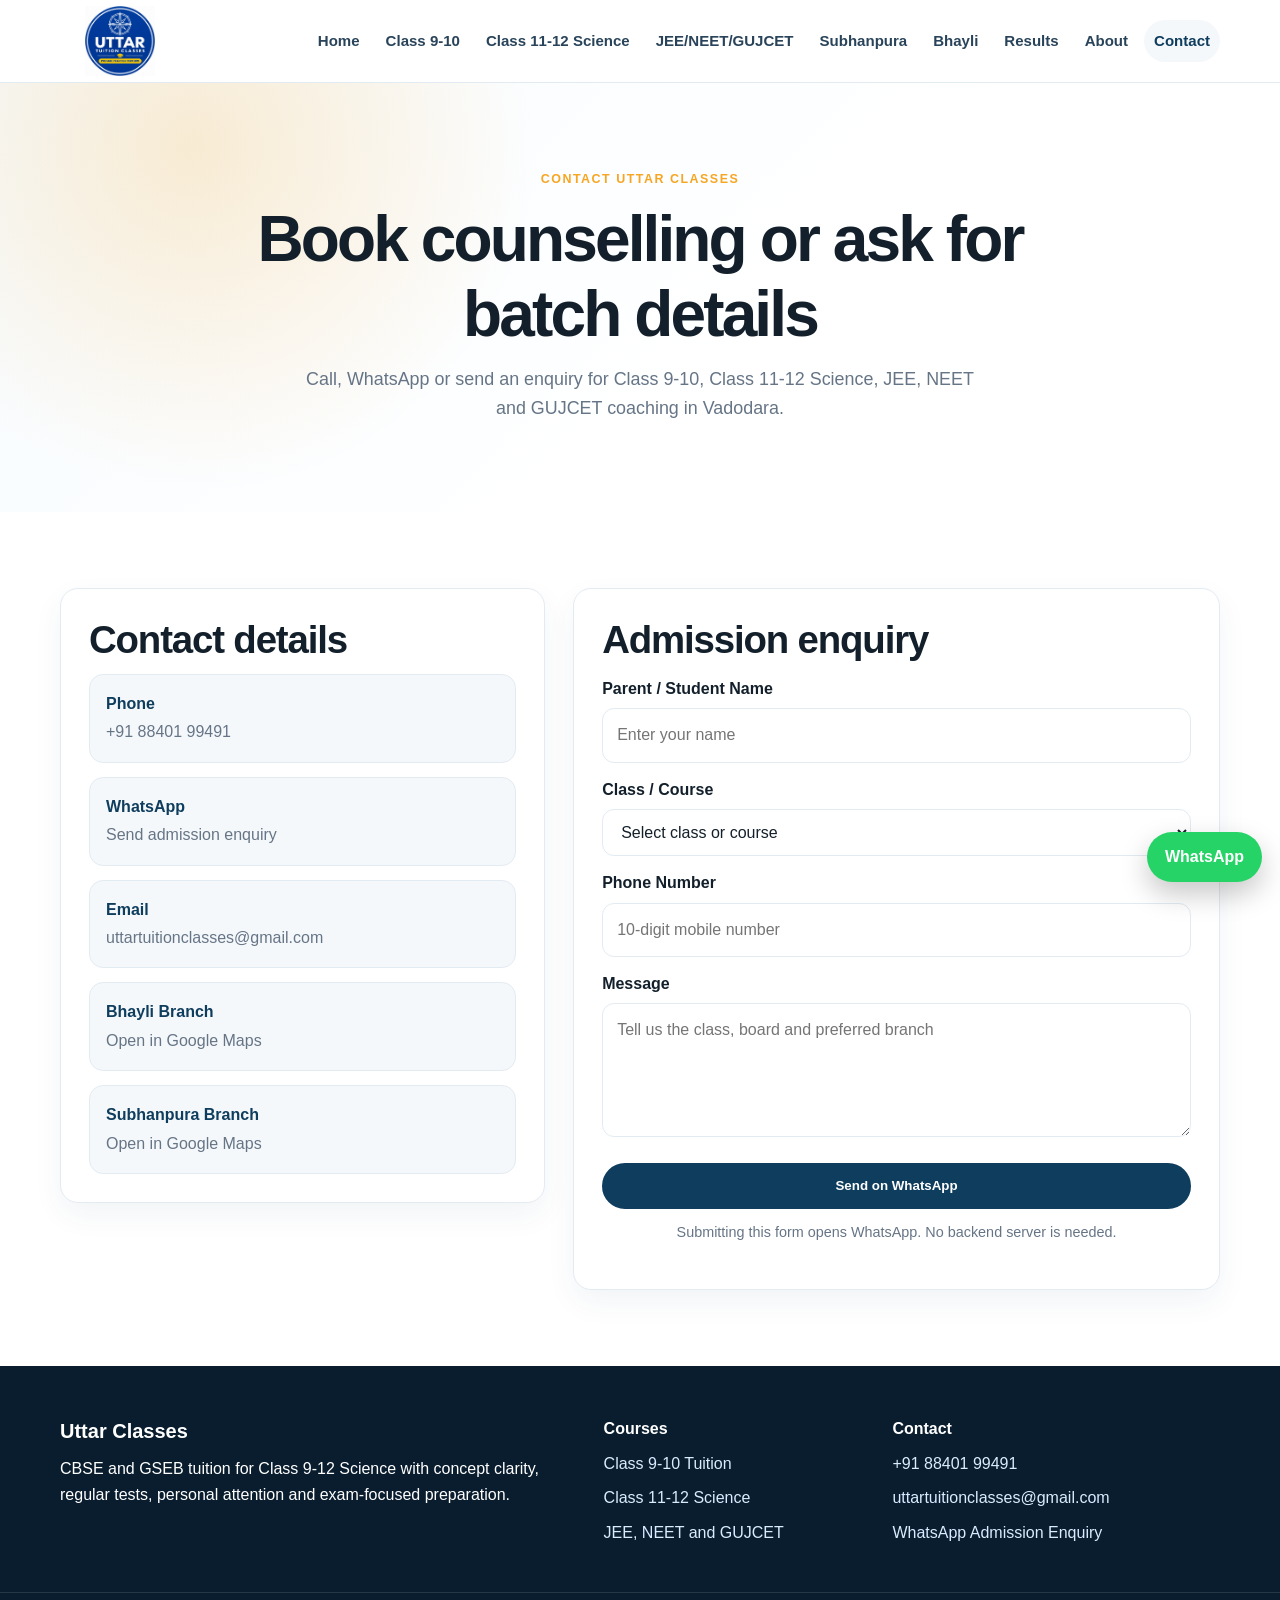
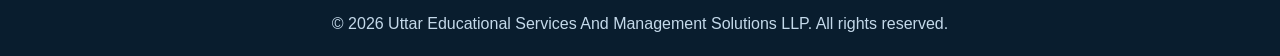
<file: contact/index.html>
<!DOCTYPE html>
<html lang="en">
<head>
  <meta charset="UTF-8">
  <meta name="viewport" content="width=device-width, initial-scale=1.0">
  <title>Contact Uttar Classes | Admission Enquiry Vadodara</title>
  <meta name="description" content="Contact Uttar Classes for admission counselling, WhatsApp enquiry and batch details for tuition classes in Vadodara.">
  <meta name="keywords" content="Uttar Classes contact, tuition admission Vadodara, coaching enquiry Vadodara">
  <meta name="robots" content="index, follow">
  <link rel="canonical" href="https://www.uttarclasses.in/contact/">
  <meta property="og:title" content="Contact Uttar Classes | Admission Enquiry Vadodara">
  <meta property="og:description" content="Contact Uttar Classes for admission counselling, WhatsApp enquiry and batch details for tuition classes in Vadodara.">
  <meta property="og:type" content="website">
  <meta property="og:url" content="https://www.uttarclasses.in/contact/">
  <meta property="og:site_name" content="Uttar Classes">
  <link rel="preload" href="/assets/images/logo.jpeg" as="image">
  <link rel="stylesheet" href="/assets/css/style.css">
</head>
<body>
  <header class="site-header">
    <div class="container header-inner">
      <a class="logo" href="/" aria-label="Uttar Classes Home">
        <img src="/assets/images/logo.jpeg" alt="Uttar Classes Vadodara logo" width="120" height="80">
      </a>

      <button class="nav-toggle" type="button" aria-label="Open menu" aria-expanded="false" aria-controls="siteNav">
        <span></span>
        <span></span>
        <span></span>
      </button>

      <nav class="site-nav" id="siteNav" aria-label="Main navigation">
          <a class="nav-link" href="/">Home</a>
          <a class="nav-link" href="/class-9-10/">Class 9-10</a>
          <a class="nav-link" href="/class-11-12-science/">Class 11-12 Science</a>
          <a class="nav-link" href="/jee-neet-gujcet-coaching/">JEE/NEET/GUJCET</a>
          <a class="nav-link" href="/subhanpura-tuition-classes/">Subhanpura</a>
          <a class="nav-link" href="/bhayli-tuition-classes/">Bhayli</a>
          <a class="nav-link" href="/results/">Results</a>
          <a class="nav-link" href="/about/">About</a>
          <a class="nav-link active" href="/contact/">Contact</a>
      </nav>
    </div>
  </header>

  <main>
    <section class="page-hero">
      <div class="container narrow">
        <span class="eyebrow">Contact Uttar Classes</span>
        <h1>Book counselling or ask for batch details</h1>
        <p>Call, WhatsApp or send an enquiry for Class 9-10, Class 11-12 Science, JEE, NEET and GUJCET coaching in Vadodara.</p>
      </div>
    </section>

    <section class="section">
      <div class="container contact-grid">
        <div class="contact-panel">
          <h2>Contact details</h2>
          <div class="contact-list">
            <a href="tel:+918840199491"><strong>Phone</strong><span>+91 88401 99491</span></a>
            <a href="https://wa.me/918840199491?text=Hello%20Uttar%20Classes%2C%20I%20want%20admission%20details." target="_blank" rel="noopener"><strong>WhatsApp</strong><span>Send admission enquiry</span></a>
            <a href="mailto:uttartuitionclasses@gmail.com"><strong>Email</strong><span>uttartuitionclasses@gmail.com</span></a>
            <a href="https://maps.google.com/?q=Uttar%20Classes%20Bhayli%20Vadodara" target="_blank" rel="noopener"><strong>Bhayli Branch</strong><span>Open in Google Maps</span></a>
            <a href="https://maps.google.com/?q=Uttar%20Classes%20Subhanpura%20Vadodara" target="_blank" rel="noopener"><strong>Subhanpura Branch</strong><span>Open in Google Maps</span></a>
          </div>
        </div>

        <form class="enquiry-form" id="enquiryForm" novalidate>
          <h2>Admission enquiry</h2>
          <label for="name">Parent / Student Name</label>
          <input id="name" name="name" type="text" autocomplete="name" required placeholder="Enter your name">

          <label for="class">Class / Course</label>
          <select id="class" name="class" required>
            <option value="">Select class or course</option>
            <option>Class 9</option>
            <option>Class 10</option>
            <option>Class 11 Science</option>
            <option>Class 12 Science</option>
            <option>JEE Preparation</option>
            <option>NEET Preparation</option>
            <option>GUJCET Preparation</option>
          </select>

          <label for="phone">Phone Number</label>
          <input id="phone" name="phone" type="tel" inputmode="numeric" required placeholder="10-digit mobile number">

          <label for="message">Message</label>
          <textarea id="message" name="message" rows="4" required placeholder="Tell us the class, board and preferred branch"></textarea>

          <button class="btn btn-full" type="submit">Send on WhatsApp</button>
          <p class="form-note">Submitting this form opens WhatsApp. No backend server is needed.</p>
        </form>
      </div>
    </section>
  </main>

  <footer class="site-footer">
    <div class="container footer-grid">
      <div>
        <h3>Uttar Classes</h3>
        <p>CBSE and GSEB tuition for Class 9-12 Science with concept clarity, regular tests, personal attention and exam-focused preparation.</p>
      </div>

      <div>
        <h4>Courses</h4>
        <a href="/class-9-10/">Class 9-10 Tuition</a>
        <a href="/class-11-12-science/">Class 11-12 Science</a>
        <a href="/jee-neet-gujcet-coaching/">JEE, NEET and GUJCET</a>
      </div>

      <div>
        <h4>Contact</h4>
        <a href="tel:+918840199491">+91 88401 99491</a>
        <a href="mailto:uttartuitionclasses@gmail.com">uttartuitionclasses@gmail.com</a>
        <a href="https://wa.me/918840199491?text=Hello%20Uttar%20Classes%2C%20I%20want%20admission%20details." target="_blank" rel="noopener">WhatsApp Admission Enquiry</a>
      </div>
    </div>

    <div class="footer-bottom">
      <p>© 2026 Uttar Educational Services And Management Solutions LLP. All rights reserved.</p>
    </div>
  </footer>

  <a class="floating-whatsapp" href="https://wa.me/918840199491?text=Hello%20Uttar%20Classes%2C%20I%20want%20admission%20details." target="_blank" rel="noopener" aria-label="Chat with Uttar Classes on WhatsApp">WhatsApp</a>
  <script src="/assets/js/main.js" defer></script>
</body>
</html>
</file>
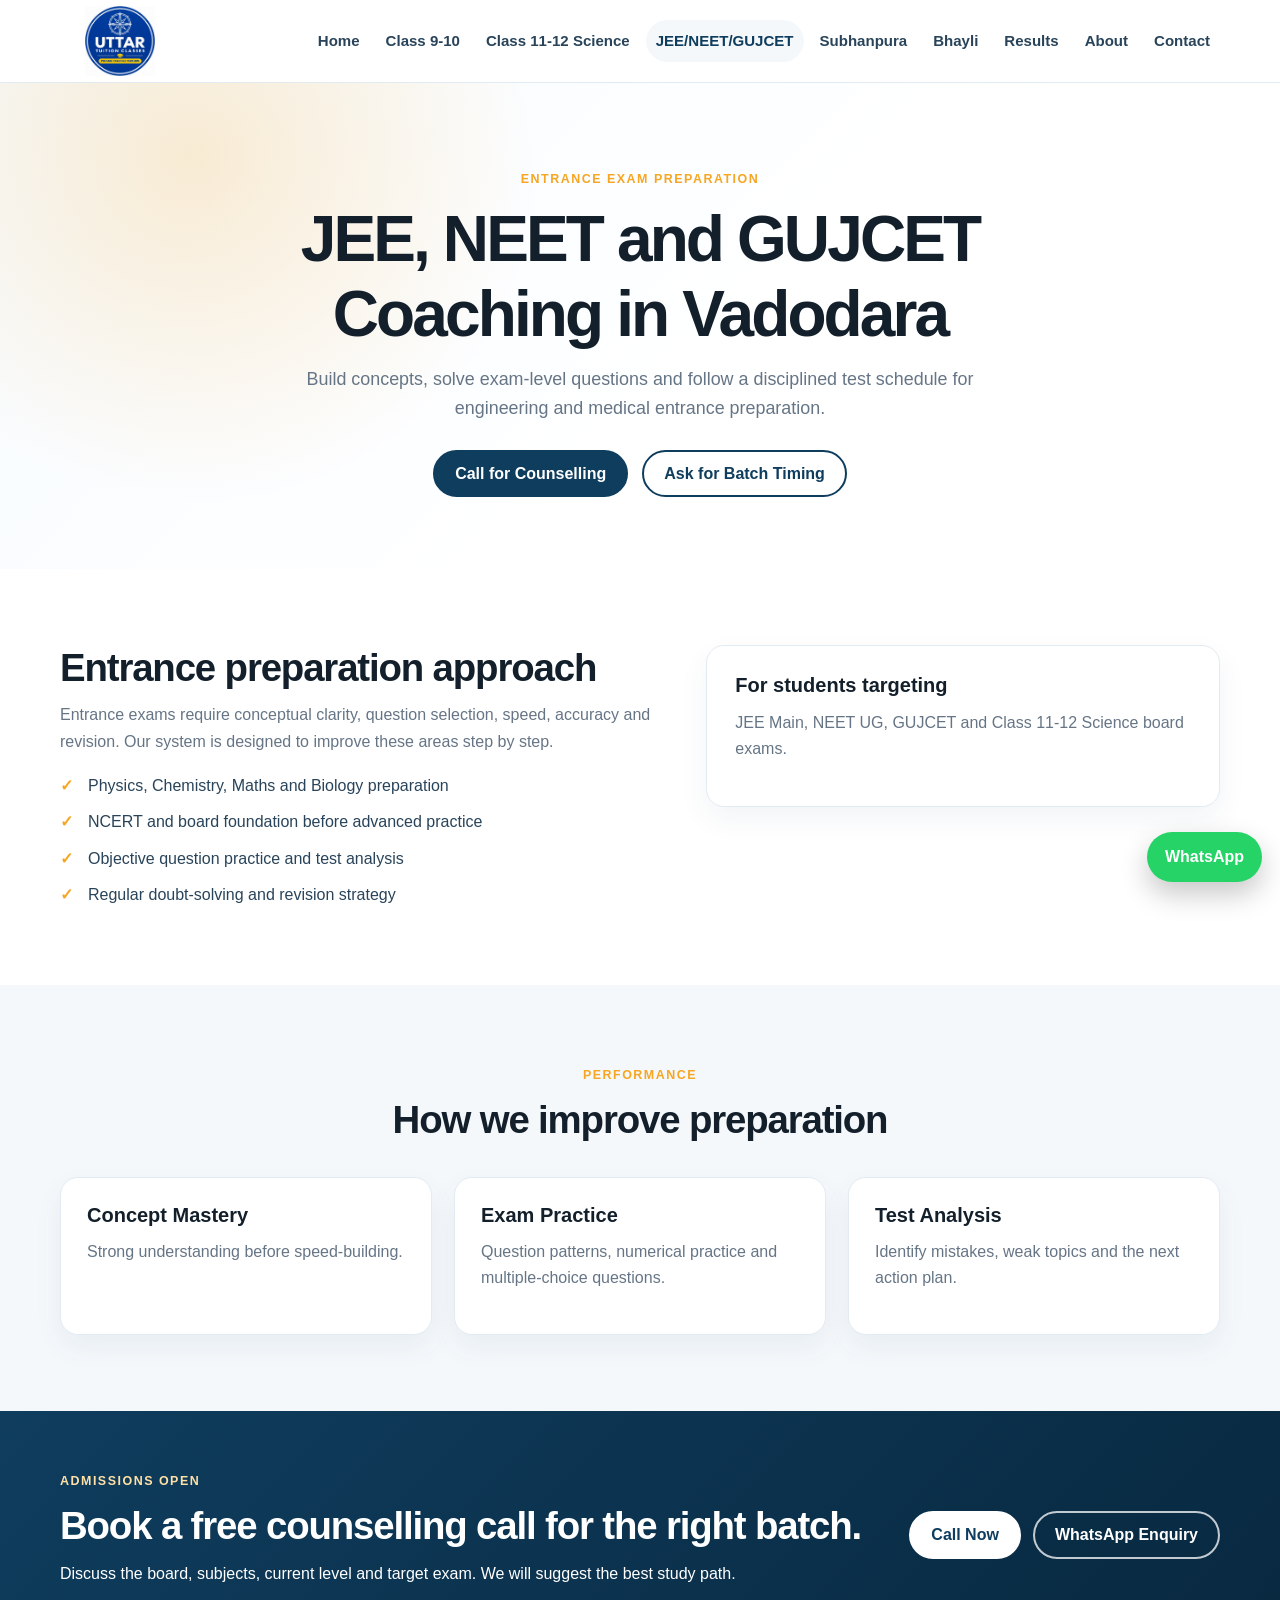
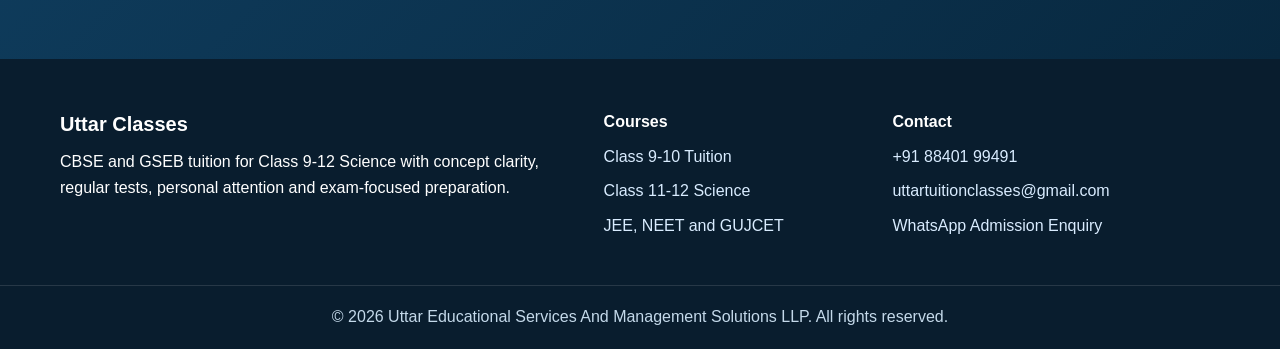
<file: jee-neet-gujcet-coaching/index.html>
<!DOCTYPE html>
<html lang="en">
<head>
  <meta charset="UTF-8">
  <meta name="viewport" content="width=device-width, initial-scale=1.0">
  <title>JEE NEET GUJCET Coaching in Vadodara | Uttar Classes</title>
  <meta name="description" content="JEE, NEET and GUJCET coaching in Vadodara with concept clarity, question practice and regular tests.">
  <meta name="keywords" content="JEE coaching Vadodara, NEET coaching Vadodara, GUJCET coaching Vadodara">
  <meta name="robots" content="index, follow">
  <link rel="canonical" href="https://www.uttarclasses.in/jee-neet-gujcet-coaching/">
  <meta property="og:title" content="JEE NEET GUJCET Coaching in Vadodara | Uttar Classes">
  <meta property="og:description" content="JEE, NEET and GUJCET coaching in Vadodara with concept clarity, question practice and regular tests.">
  <meta property="og:type" content="website">
  <meta property="og:url" content="https://www.uttarclasses.in/jee-neet-gujcet-coaching/">
  <meta property="og:site_name" content="Uttar Classes">
  <link rel="preload" href="/assets/images/logo.jpeg" as="image">
  <link rel="stylesheet" href="/assets/css/style.css">
</head>
<body>
  <header class="site-header">
    <div class="container header-inner">
      <a class="logo" href="/" aria-label="Uttar Classes Home">
        <img src="/assets/images/logo.jpeg" alt="Uttar Classes Vadodara logo" width="120" height="80">
      </a>

      <button class="nav-toggle" type="button" aria-label="Open menu" aria-expanded="false" aria-controls="siteNav">
        <span></span>
        <span></span>
        <span></span>
      </button>

      <nav class="site-nav" id="siteNav" aria-label="Main navigation">
          <a class="nav-link" href="/">Home</a>
          <a class="nav-link" href="/class-9-10/">Class 9-10</a>
          <a class="nav-link" href="/class-11-12-science/">Class 11-12 Science</a>
          <a class="nav-link active" href="/jee-neet-gujcet-coaching/">JEE/NEET/GUJCET</a>
          <a class="nav-link" href="/subhanpura-tuition-classes/">Subhanpura</a>
          <a class="nav-link" href="/bhayli-tuition-classes/">Bhayli</a>
          <a class="nav-link" href="/results/">Results</a>
          <a class="nav-link" href="/about/">About</a>
          <a class="nav-link" href="/contact/">Contact</a>
      </nav>
    </div>
  </header>

  <main>
    <section class="page-hero">
      <div class="container narrow">
        <span class="eyebrow">Entrance Exam Preparation</span>
        <h1>JEE, NEET and GUJCET Coaching in Vadodara</h1>
        <p>Build concepts, solve exam-level questions and follow a disciplined test schedule for engineering and medical entrance preparation.</p>
        <div class="hero-actions centered">
          <a class="btn" href="tel:+918840199491">Call for Counselling</a>
          <a class="btn btn-outline" href="https://wa.me/918840199491?text=Hello%20Uttar%20Classes%2C%20I%20want%20admission%20details." target="_blank" rel="noopener">Ask for Batch Timing</a>
        </div>
      </div>
    </section>

    <section class="section">
      <div class="container split-grid">
        <div>
          <h2>Entrance preparation approach</h2>
          <p>Entrance exams require conceptual clarity, question selection, speed, accuracy and revision. Our system is designed to improve these areas step by step.</p>
          <ul class="check-list">
            <li>Physics, Chemistry, Maths and Biology preparation</li>
            <li>NCERT and board foundation before advanced practice</li>
            <li>Objective question practice and test analysis</li>
            <li>Regular doubt-solving and revision strategy</li>
          </ul>
        </div>
        <aside class="info-card">
          <h3>For students targeting</h3>
          <p>JEE Main, NEET UG, GUJCET and Class 11-12 Science board exams.</p>
        </aside>
      </div>
    </section>

    <section class="section section-soft">
      <div class="container">
        <div class="section-heading">
          <span class="eyebrow">Performance</span>
          <h2>How we improve preparation</h2>
        </div>
        <div class="card-grid three">
          <article class="feature-card"><h3>Concept Mastery</h3><p>Strong understanding before speed-building.</p></article>
          <article class="feature-card"><h3>Exam Practice</h3><p>Question patterns, numerical practice and multiple-choice questions.</p></article>
          <article class="feature-card"><h3>Test Analysis</h3><p>Identify mistakes, weak topics and the next action plan.</p></article>
        </div>
      </div>
    </section>

    <section class="cta-band">
      <div class="container cta-band-inner">
        <div>
          <span class="eyebrow light">Admissions Open</span>
          <h2>Book a free counselling call for the right batch.</h2>
          <p>Discuss the board, subjects, current level and target exam. We will suggest the best study path.</p>
        </div>
        <div class="cta-actions">
          <a class="btn btn-light" href="tel:+918840199491">Call Now</a>
          <a class="btn btn-outline-light" href="https://wa.me/918840199491?text=Hello%20Uttar%20Classes%2C%20I%20want%20admission%20details." target="_blank" rel="noopener">WhatsApp Enquiry</a>
        </div>
      </div>
    </section>
  </main>

  <footer class="site-footer">
    <div class="container footer-grid">
      <div>
        <h3>Uttar Classes</h3>
        <p>CBSE and GSEB tuition for Class 9-12 Science with concept clarity, regular tests, personal attention and exam-focused preparation.</p>
      </div>

      <div>
        <h4>Courses</h4>
        <a href="/class-9-10/">Class 9-10 Tuition</a>
        <a href="/class-11-12-science/">Class 11-12 Science</a>
        <a href="/jee-neet-gujcet-coaching/">JEE, NEET and GUJCET</a>
      </div>

      <div>
        <h4>Contact</h4>
        <a href="tel:+918840199491">+91 88401 99491</a>
        <a href="mailto:uttartuitionclasses@gmail.com">uttartuitionclasses@gmail.com</a>
        <a href="https://wa.me/918840199491?text=Hello%20Uttar%20Classes%2C%20I%20want%20admission%20details." target="_blank" rel="noopener">WhatsApp Admission Enquiry</a>
      </div>
    </div>

    <div class="footer-bottom">
      <p>© 2026 Uttar Educational Services And Management Solutions LLP. All rights reserved.</p>
    </div>
  </footer>

  <a class="floating-whatsapp" href="https://wa.me/918840199491?text=Hello%20Uttar%20Classes%2C%20I%20want%20admission%20details." target="_blank" rel="noopener" aria-label="Chat with Uttar Classes on WhatsApp">WhatsApp</a>
  <script src="/assets/js/main.js" defer></script>
</body>
</html>
</file>
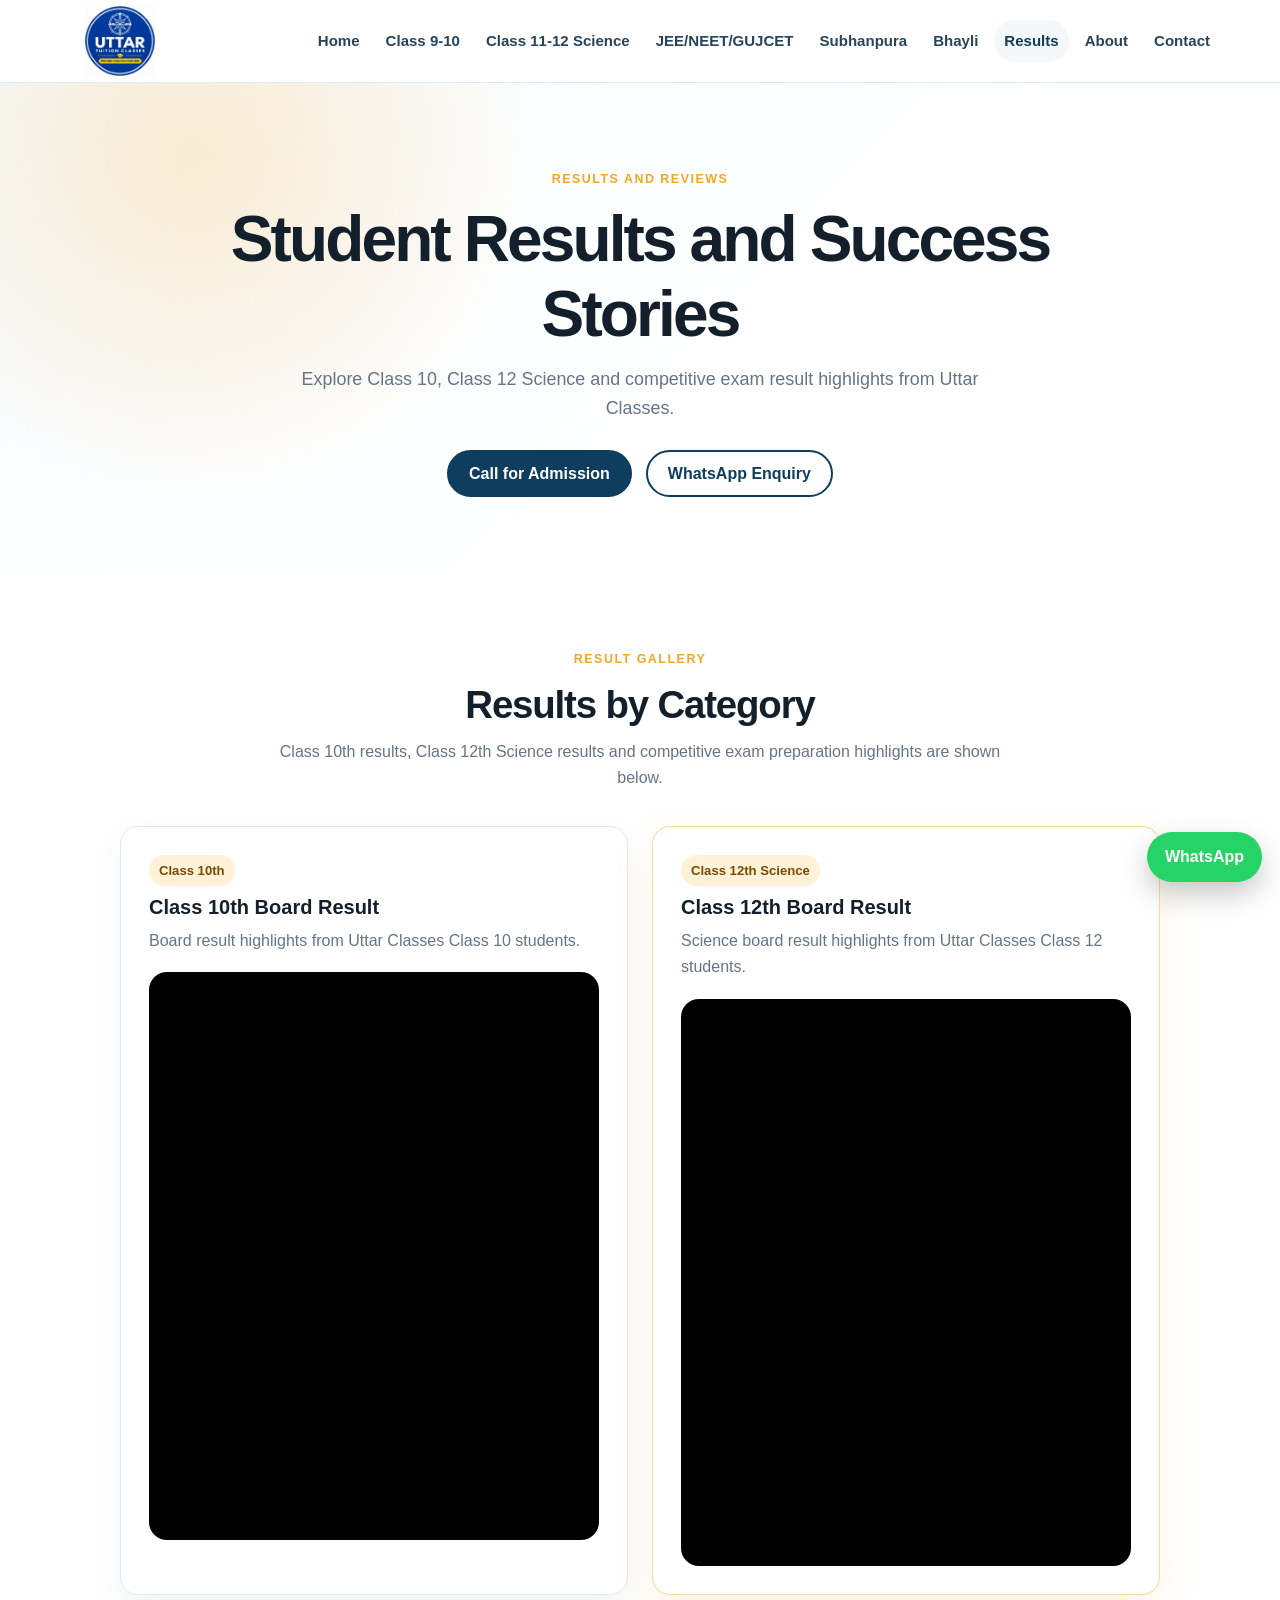
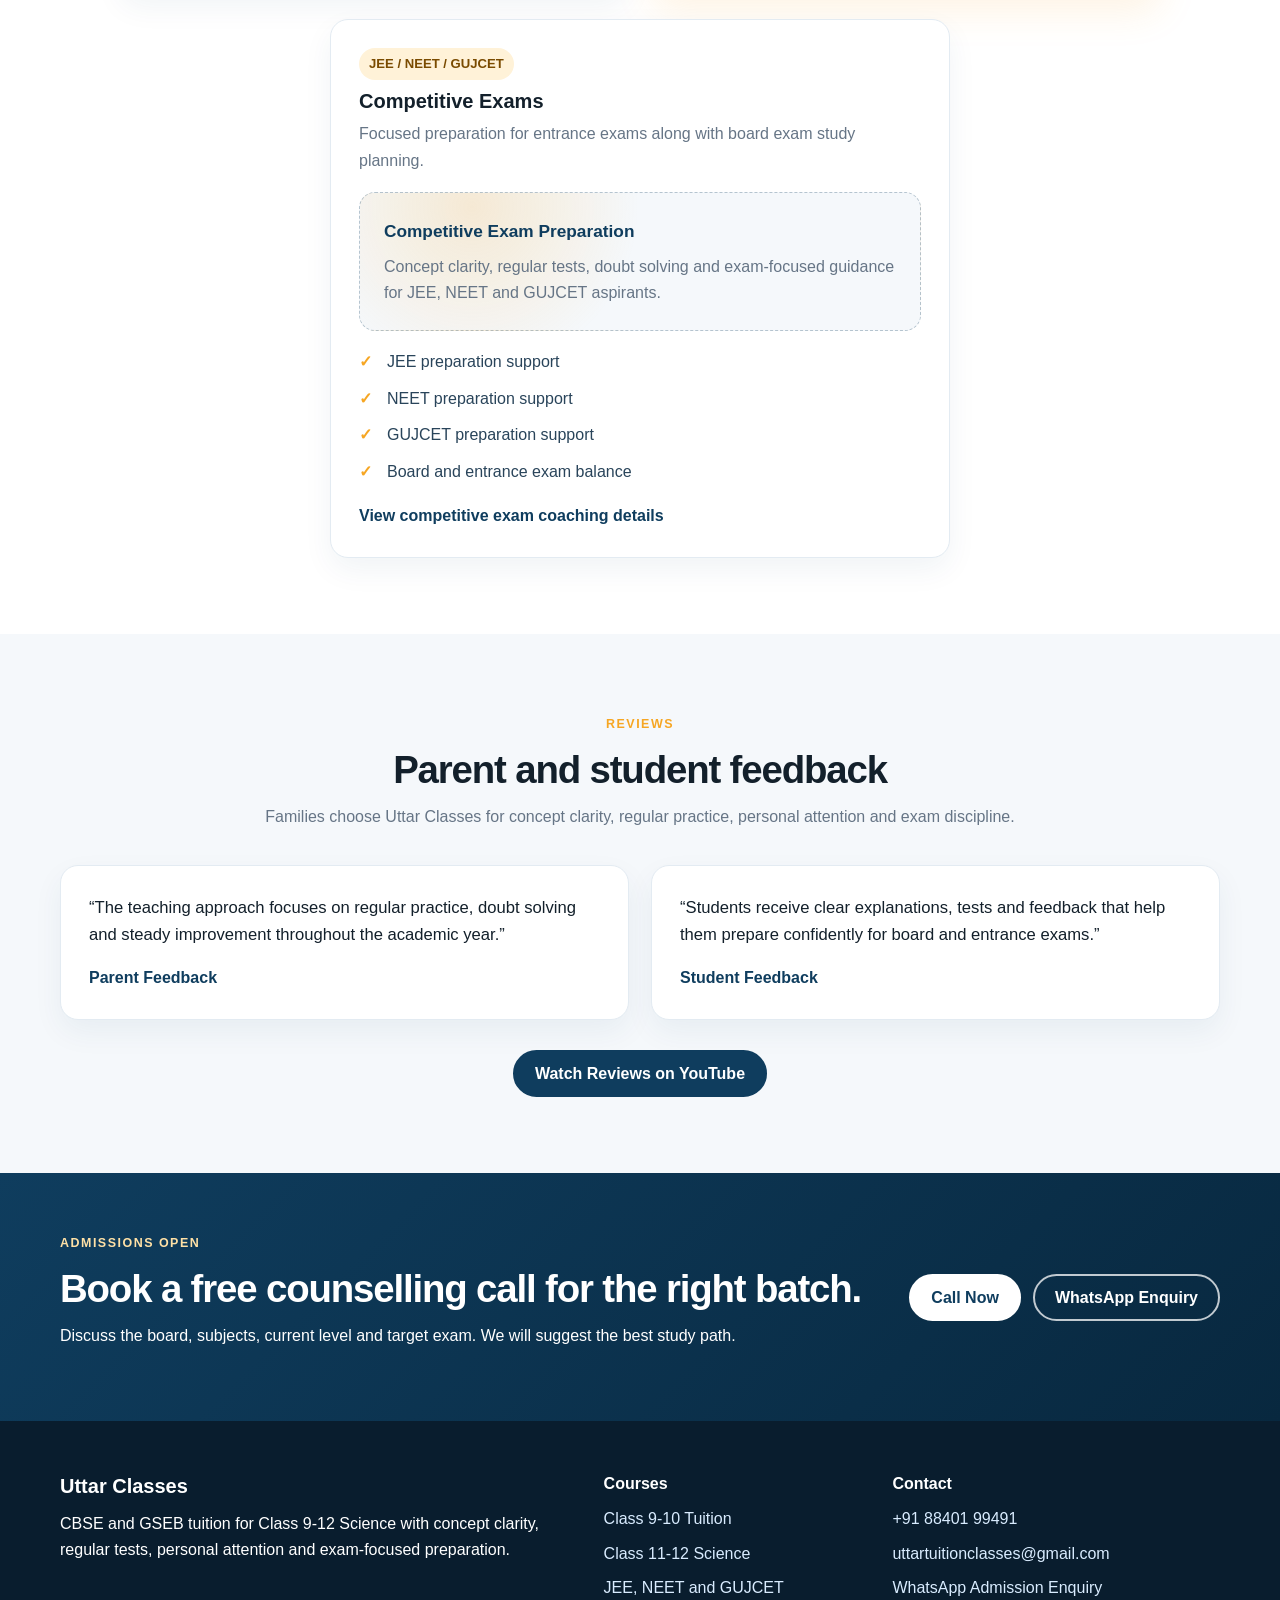
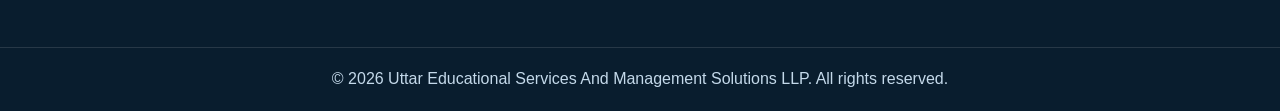
<file: results/index.html>
<!DOCTYPE html>
<html lang="en">

<head>
  <meta charset="UTF-8">
  <meta name="viewport" content="width=device-width, initial-scale=1.0">

  <title>Results and Reviews | Uttar Classes Vadodara</title>

  <meta name="description" content="View Uttar Classes Class 10, Class 12 and competitive exam result highlights with student achievement videos and parent feedback in Vadodara.">
  <meta name="keywords" content="Uttar Classes results, Class 10 results Vadodara, Class 12 Science results, JEE NEET GUJCET coaching results, Uttar Classes reviews">
  <meta name="robots" content="index, follow">

  <link rel="canonical" href="https://www.uttarclasses.in/results/">

  <meta property="og:title" content="Results and Reviews | Uttar Classes Vadodara">
  <meta property="og:description" content="Class 10, Class 12 and competitive exam result highlights from Uttar Classes Vadodara.">
  <meta property="og:type" content="website">
  <meta property="og:url" content="https://www.uttarclasses.in/results/">
  <meta property="og:site_name" content="Uttar Classes">

  <link rel="preload" href="/assets/images/logo.jpeg" as="image">
  <link rel="stylesheet" href="/assets/css/style.css">

  <style>
    .result-category-grid {
      grid-template-columns: repeat(2, minmax(0, 1fr));
      max-width: 1040px;
      margin: 0 auto;
      align-items: start;
    }

    .result-category-card {
      padding: 28px;
    }

    .result-video {
      width: 100%;
      aspect-ratio: 368 / 464;
      max-height: none;
      border-radius: 18px;
      background: #000;
      object-fit: contain;
      overflow: hidden;
      display: block;
    }

    .competitive-result-card {
      grid-column: 1 / -1;
      max-width: 620px;
      margin: 0 auto;
      width: 100%;
    }

    video::-webkit-media-controls {
      display: none !important;
    }

    video::-webkit-media-controls-panel {
      display: none !important;
    }

    video::-webkit-media-controls-play-button {
      display: none !important;
    }

    video::-webkit-media-controls-start-playback-button {
      display: none !important;
    }

    @media (max-width: 900px) {
      .result-category-grid {
        grid-template-columns: 1fr;
        max-width: 520px;
      }

      .competitive-result-card {
        grid-column: auto;
      }
    }
  </style>
</head>

<body>

  <header class="site-header">
    <div class="container header-inner">

      <a class="logo" href="/" aria-label="Uttar Classes Home">
        <img src="/assets/images/logo.jpeg" alt="Uttar Classes Vadodara logo" width="120" height="80">
      </a>

      <button class="nav-toggle" type="button" aria-label="Open menu" aria-expanded="false" aria-controls="siteNav">
        <span></span>
        <span></span>
        <span></span>
      </button>

      <nav class="site-nav" id="siteNav" aria-label="Main navigation">
        <a class="nav-link" href="/">Home</a>
        <a class="nav-link" href="/class-9-10/">Class 9-10</a>
        <a class="nav-link" href="/class-11-12-science/">Class 11-12 Science</a>
        <a class="nav-link" href="/jee-neet-gujcet-coaching/">JEE/NEET/GUJCET</a>
        <a class="nav-link" href="/subhanpura-tuition-classes/">Subhanpura</a>
        <a class="nav-link" href="/bhayli-tuition-classes/">Bhayli</a>
        <a class="nav-link active" href="/results/">Results</a>
        <a class="nav-link" href="/about/">About</a>
        <a class="nav-link" href="/contact/">Contact</a>
      </nav>

    </div>
  </header>

  <main>

    <section class="page-hero">
      <div class="container narrow">

        <span class="eyebrow">Results and Reviews</span>
        <h1>Student Results and Success Stories</h1>
        <p>Explore Class 10, Class 12 Science and competitive exam result highlights from Uttar Classes.</p>

        <div class="hero-actions centered">
          <a class="btn" href="tel:+918840199491">Call for Admission</a>
          <a class="btn btn-outline" href="https://wa.me/918840199491?text=Hello%20Uttar%20Classes%2C%20I%20want%20admission%20details." target="_blank" rel="noopener">WhatsApp Enquiry</a>
        </div>

      </div>
    </section>

    <section class="section">
      <div class="container">

        <div class="section-heading">
          <span class="eyebrow">Result Gallery</span>
          <h2>Results by Category</h2>
          <p>Class 10th results, Class 12th Science results and competitive exam preparation highlights are shown below.</p>
        </div>

        <div class="result-category-grid">

          <article class="result-category-card">
            <div class="result-category-head">
              <span class="result-badge">Class 10th</span>
              <h3>Class 10th Board Result</h3>
              <p>Board result highlights from Uttar Classes Class 10 students.</p>
            </div>

            <video class="result-video" autoplay muted loop playsinline preload="metadata" aria-label="Class 10th result video">
              <source src="/assets/videos/class-10th-result.mp4" type="video/mp4">
              Your browser does not support the MP4 video format.
            </video>
          </article>

          <article class="result-category-card featured-result-card">
            <div class="result-category-head">
              <span class="result-badge">Class 12th Science</span>
              <h3>Class 12th Board Result</h3>
              <p>Science board result highlights from Uttar Classes Class 12 students.</p>
            </div>

            <video class="result-video" autoplay muted loop playsinline preload="metadata" aria-label="Class 12th result video">
              <source src="/assets/videos/class-12th-result.mp4" type="video/mp4">
              Your browser does not support the MP4 video format.
            </video>
          </article>

          <article class="result-category-card competitive-result-card">
            <div class="result-category-head">
              <span class="result-badge">JEE / NEET / GUJCET</span>
              <h3>Competitive Exams</h3>
              <p>Focused preparation for entrance exams along with board exam study planning.</p>
            </div>

            <div class="competitive-box">
              <strong>Competitive Exam Preparation</strong>
              <p>Concept clarity, regular tests, doubt solving and exam-focused guidance for JEE, NEET and GUJCET aspirants.</p>
            </div>

            <ul class="check-list compact">
              <li>JEE preparation support</li>
              <li>NEET preparation support</li>
              <li>GUJCET preparation support</li>
              <li>Board and entrance exam balance</li>
            </ul>

            <a class="text-link result-card-link" href="/jee-neet-gujcet-coaching/">View competitive exam coaching details</a>
          </article>

        </div>

      </div>
    </section>

    <section class="section section-soft">
      <div class="container">

        <div class="section-heading">
          <span class="eyebrow">Reviews</span>
          <h2>Parent and student feedback</h2>
          <p>Families choose Uttar Classes for concept clarity, regular practice, personal attention and exam discipline.</p>
        </div>

        <div class="testimonial-grid">

          <blockquote>
            <p>“The teaching approach focuses on regular practice, doubt solving and steady improvement throughout the academic year.”</p>
            <cite>Parent Feedback</cite>
          </blockquote>

          <blockquote>
            <p>“Students receive clear explanations, tests and feedback that help them prepare confidently for board and entrance exams.”</p>
            <cite>Student Feedback</cite>
          </blockquote>

        </div>

        <div class="center-block">
          <a class="btn" href="https://www.youtube.com/@uttarclasses" target="_blank" rel="noopener">Watch Reviews on YouTube</a>
        </div>

      </div>
    </section>

    <section class="cta-band">
      <div class="container cta-band-inner">

        <div>
          <span class="eyebrow light">Admissions Open</span>
          <h2>Book a free counselling call for the right batch.</h2>
          <p>Discuss the board, subjects, current level and target exam. We will suggest the best study path.</p>
        </div>

        <div class="cta-actions">
          <a class="btn btn-light" href="tel:+918840199491">Call Now</a>
          <a class="btn btn-outline-light" href="https://wa.me/918840199491?text=Hello%20Uttar%20Classes%2C%20I%20want%20admission%20details." target="_blank" rel="noopener">WhatsApp Enquiry</a>
        </div>

      </div>
    </section>

  </main>

  <footer class="site-footer">
    <div class="container footer-grid">

      <div>
        <h3>Uttar Classes</h3>
        <p>CBSE and GSEB tuition for Class 9-12 Science with concept clarity, regular tests, personal attention and exam-focused preparation.</p>
      </div>

      <div>
        <h4>Courses</h4>
        <a href="/class-9-10/">Class 9-10 Tuition</a>
        <a href="/class-11-12-science/">Class 11-12 Science</a>
        <a href="/jee-neet-gujcet-coaching/">JEE, NEET and GUJCET</a>
      </div>

      <div>
        <h4>Contact</h4>
        <a href="tel:+918840199491">+91 88401 99491</a>
        <a href="mailto:uttartuitionclasses@gmail.com">uttartuitionclasses@gmail.com</a>
        <a href="https://wa.me/918840199491?text=Hello%20Uttar%20Classes%2C%20I%20want%20admission%20details." target="_blank" rel="noopener">WhatsApp Admission Enquiry</a>
      </div>

    </div>

    <div class="footer-bottom">
      <p>© 2026 Uttar Educational Services And Management Solutions LLP. All rights reserved.</p>
    </div>
  </footer>

  <a class="floating-whatsapp" href="https://wa.me/918840199491?text=Hello%20Uttar%20Classes%2C%20I%20want%20admission%20details." target="_blank" rel="noopener" aria-label="Chat with Uttar Classes on WhatsApp">WhatsApp</a>

  <script src="/assets/js/main.js" defer></script>

</body>

</html>
</file>
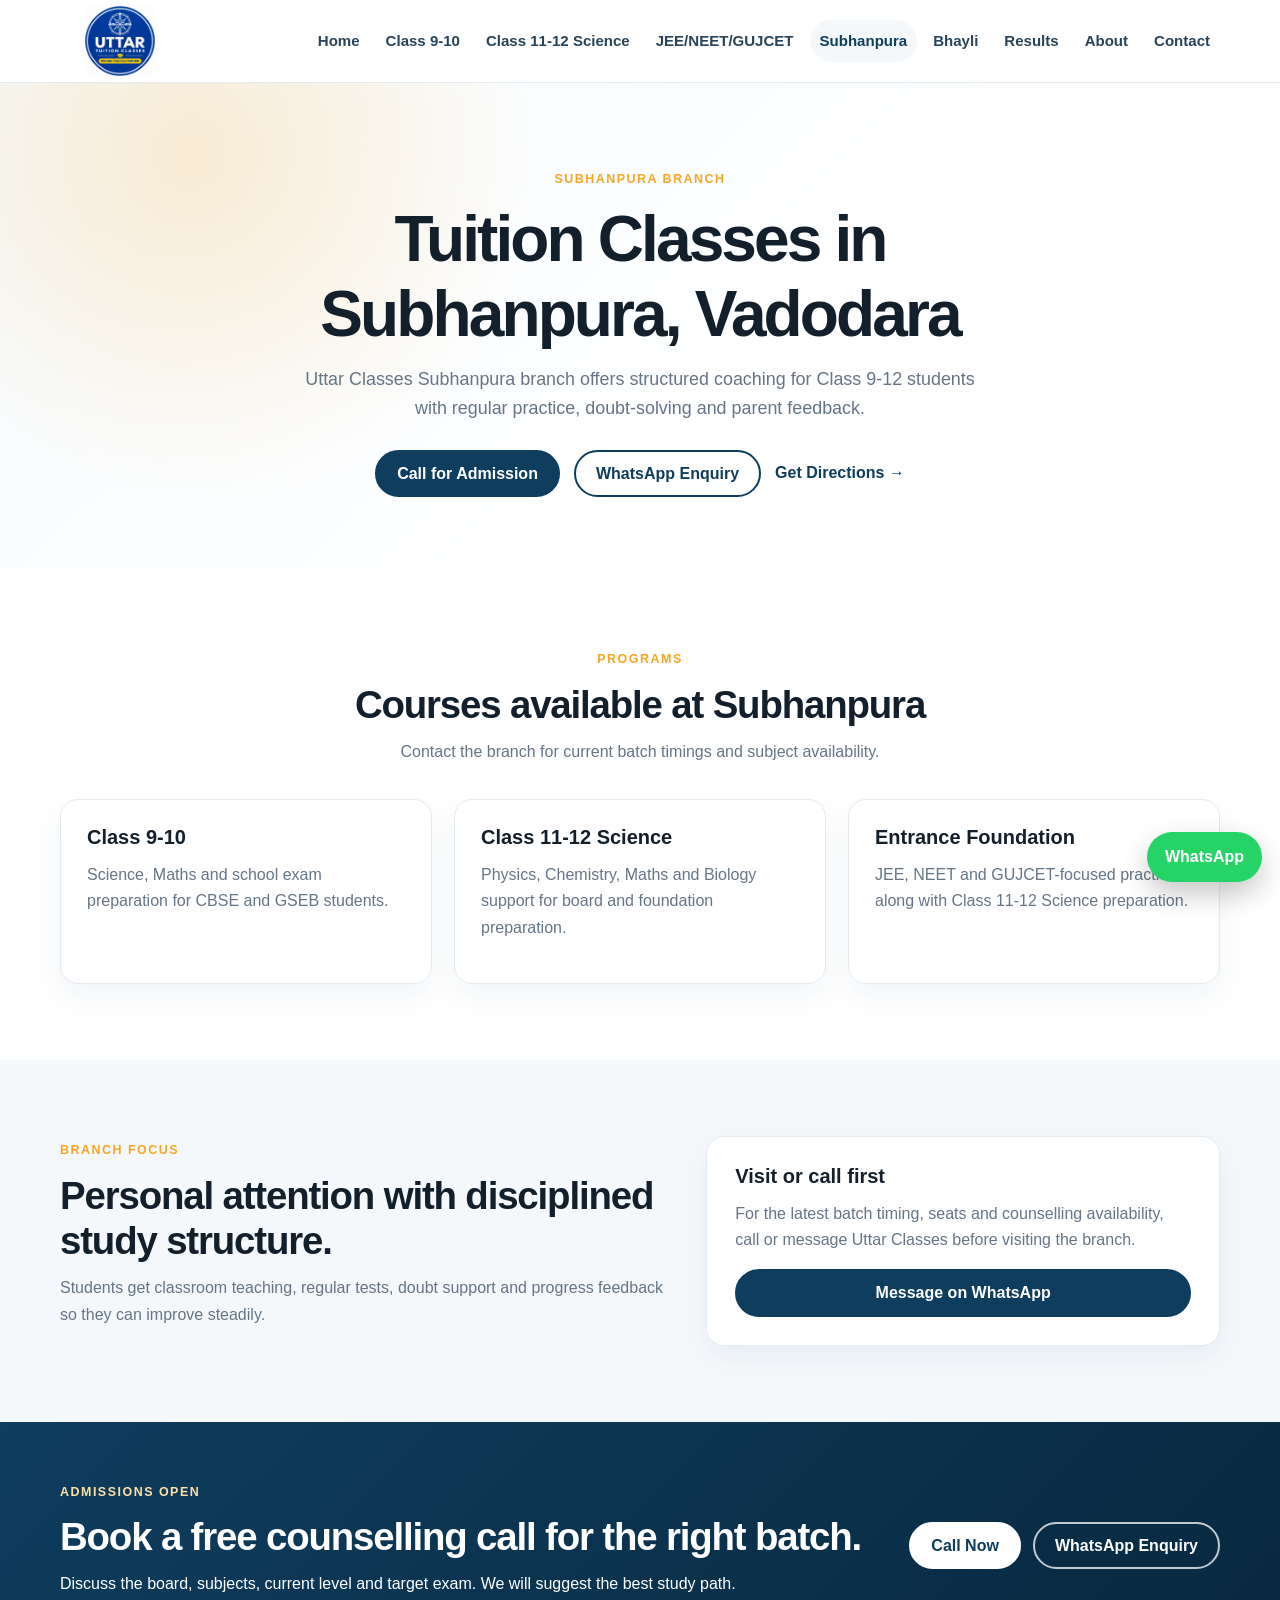
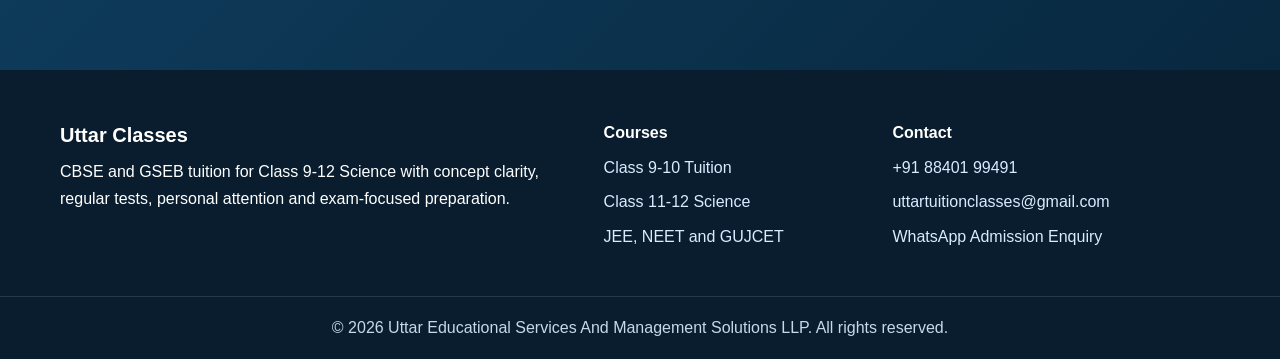
<file: subhanpura-tuition-classes/index.html>
<!DOCTYPE html>
<html lang="en">
<head>
  <meta charset="UTF-8">
  <meta name="viewport" content="width=device-width, initial-scale=1.0">
  <title>Subhanpura Tuition Classes | Uttar Classes Vadodara</title>
  <meta name="description" content="Uttar Classes Subhanpura branch for Class 9-12 tuition, Science coaching and entrance foundation in Vadodara.">
  <meta name="keywords" content="Subhanpura tuition classes, Uttar Classes Subhanpura, tuition in Subhanpura Vadodara">
  <meta name="robots" content="index, follow">
  <link rel="canonical" href="https://www.uttarclasses.in/subhanpura-tuition-classes/">
  <meta property="og:title" content="Subhanpura Tuition Classes | Uttar Classes Vadodara">
  <meta property="og:description" content="Uttar Classes Subhanpura branch for Class 9-12 tuition, Science coaching and entrance foundation in Vadodara.">
  <meta property="og:type" content="website">
  <meta property="og:url" content="https://www.uttarclasses.in/subhanpura-tuition-classes/">
  <meta property="og:site_name" content="Uttar Classes">
  <link rel="preload" href="/assets/images/logo.jpeg" as="image">
  <link rel="stylesheet" href="/assets/css/style.css">
</head>
<body>
  <header class="site-header">
    <div class="container header-inner">
      <a class="logo" href="/" aria-label="Uttar Classes Home">
        <img src="/assets/images/logo.jpeg" alt="Uttar Classes Vadodara logo" width="120" height="80">
      </a>

      <button class="nav-toggle" type="button" aria-label="Open menu" aria-expanded="false" aria-controls="siteNav">
        <span></span>
        <span></span>
        <span></span>
      </button>

      <nav class="site-nav" id="siteNav" aria-label="Main navigation">
          <a class="nav-link" href="/">Home</a>
          <a class="nav-link" href="/class-9-10/">Class 9-10</a>
          <a class="nav-link" href="/class-11-12-science/">Class 11-12 Science</a>
          <a class="nav-link" href="/jee-neet-gujcet-coaching/">JEE/NEET/GUJCET</a>
          <a class="nav-link active" href="/subhanpura-tuition-classes/">Subhanpura</a>
          <a class="nav-link" href="/bhayli-tuition-classes/">Bhayli</a>
          <a class="nav-link" href="/results/">Results</a>
          <a class="nav-link" href="/about/">About</a>
          <a class="nav-link" href="/contact/">Contact</a>
      </nav>
    </div>
  </header>

  <main>
    <section class="page-hero">
      <div class="container narrow">
        <span class="eyebrow">Subhanpura Branch</span>
        <h1>Tuition Classes in Subhanpura, Vadodara</h1>
        <p>Uttar Classes Subhanpura branch offers structured coaching for Class 9-12 students with regular practice, doubt-solving and parent feedback.</p>
        <div class="hero-actions centered">
          <a class="btn" href="tel:+918840199491">Call for Admission</a>
          <a class="btn btn-outline" href="https://wa.me/918840199491?text=Hello%20Uttar%20Classes%2C%20I%20want%20admission%20details." target="_blank" rel="noopener">WhatsApp Enquiry</a>
          <a class="text-link" href="https://maps.google.com/?q=Uttar%20Classes%20Subhanpura%20Vadodara" target="_blank" rel="noopener">Get Directions →</a>
        </div>
      </div>
    </section>

    <section class="section">
      <div class="container">
        <div class="section-heading">
          <span class="eyebrow">Programs</span>
          <h2>Courses available at Subhanpura</h2>
          <p>Contact the branch for current batch timings and subject availability.</p>
        </div>
        <div class="card-grid three">
          <article class="feature-card"><h3>Class 9-10</h3><p>Science, Maths and school exam preparation for CBSE and GSEB students.</p></article>
          <article class="feature-card"><h3>Class 11-12 Science</h3><p>Physics, Chemistry, Maths and Biology support for board and foundation preparation.</p></article>
          <article class="feature-card"><h3>Entrance Foundation</h3><p>JEE, NEET and GUJCET-focused practice along with Class 11-12 Science preparation.</p></article>
        </div>
      </div>
    </section>

    <section class="section section-soft">
      <div class="container split-grid">
        <div>
          <span class="eyebrow">Branch Focus</span>
          <h2>Personal attention with disciplined study structure.</h2>
          <p>Students get classroom teaching, regular tests, doubt support and progress feedback so they can improve steadily.</p>
        </div>
        <div class="info-card">
          <h3>Visit or call first</h3>
          <p>For the latest batch timing, seats and counselling availability, call or message Uttar Classes before visiting the branch.</p>
          <a class="btn btn-full" href="https://wa.me/918840199491?text=Hello%20Uttar%20Classes%2C%20I%20want%20admission%20details." target="_blank" rel="noopener">Message on WhatsApp</a>
        </div>
      </div>
    </section>

    <section class="cta-band">
      <div class="container cta-band-inner">
        <div>
          <span class="eyebrow light">Admissions Open</span>
          <h2>Book a free counselling call for the right batch.</h2>
          <p>Discuss the board, subjects, current level and target exam. We will suggest the best study path.</p>
        </div>
        <div class="cta-actions">
          <a class="btn btn-light" href="tel:+918840199491">Call Now</a>
          <a class="btn btn-outline-light" href="https://wa.me/918840199491?text=Hello%20Uttar%20Classes%2C%20I%20want%20admission%20details." target="_blank" rel="noopener">WhatsApp Enquiry</a>
        </div>
      </div>
    </section>
  </main>

  <footer class="site-footer">
    <div class="container footer-grid">
      <div>
        <h3>Uttar Classes</h3>
        <p>CBSE and GSEB tuition for Class 9-12 Science with concept clarity, regular tests, personal attention and exam-focused preparation.</p>
      </div>

      <div>
        <h4>Courses</h4>
        <a href="/class-9-10/">Class 9-10 Tuition</a>
        <a href="/class-11-12-science/">Class 11-12 Science</a>
        <a href="/jee-neet-gujcet-coaching/">JEE, NEET and GUJCET</a>
      </div>

      <div>
        <h4>Contact</h4>
        <a href="tel:+918840199491">+91 88401 99491</a>
        <a href="mailto:uttartuitionclasses@gmail.com">uttartuitionclasses@gmail.com</a>
        <a href="https://wa.me/918840199491?text=Hello%20Uttar%20Classes%2C%20I%20want%20admission%20details." target="_blank" rel="noopener">WhatsApp Admission Enquiry</a>
      </div>
    </div>

    <div class="footer-bottom">
      <p>© 2026 Uttar Educational Services And Management Solutions LLP. All rights reserved.</p>
    </div>
  </footer>

  <a class="floating-whatsapp" href="https://wa.me/918840199491?text=Hello%20Uttar%20Classes%2C%20I%20want%20admission%20details." target="_blank" rel="noopener" aria-label="Chat with Uttar Classes on WhatsApp">WhatsApp</a>
  <script src="/assets/js/main.js" defer></script>
</body>
</html>
</file>
<file: assets/css/style.css>
:root {
  --primary: #0f3d5e;
  --primary-dark: #08283f;
  --accent: #f6a623;
  --accent-soft: #fff2d8;
  --text: #13202b;
  --muted: #667586;
  --bg: #ffffff;
  --soft: #f5f8fb;
  --border: #e3ebf2;
  --shadow: 0 18px 48px rgba(15, 61, 94, 0.12);
  --radius: 18px;
  --container: 1160px;
}

* {
  box-sizing: border-box;
}

html {
  scroll-behavior: smooth;
}

body {
  margin: 0;
  font-family: Arial, Helvetica, sans-serif;
  color: var(--text);
  background: var(--bg);
  line-height: 1.65;
}

img {
  display: block;
  max-width: 100%;
}

a {
  color: inherit;
  text-decoration: none;
}

p {
  margin: 0 0 1rem;
  color: var(--muted);
}

h1,
h2,
h3,
h4 {
  margin: 0 0 0.75rem;
  line-height: 1.18;
  color: var(--text);
}

h1 {
  font-size: clamp(2.3rem, 5vw, 4.6rem);
  letter-spacing: -0.045em;
}

h2 {
  font-size: clamp(1.75rem, 3vw, 2.7rem);
  letter-spacing: -0.03em;
}

h3 {
  font-size: 1.25rem;
}

.container {
  width: min(var(--container), calc(100% - 32px));
  margin: 0 auto;
}

.narrow {
  max-width: 860px;
  text-align: center;
}

.site-header {
  position: sticky;
  top: 0;
  z-index: 50;
  background: rgba(255, 255, 255, 0.96);
  border-bottom: 1px solid var(--border);
  backdrop-filter: blur(12px);
}

.header-inner {
  min-height: 82px;
  display: flex;
  align-items: center;
  justify-content: space-between;
  gap: 24px;
}

.logo {
  display: inline-flex;
  align-items: center;
  flex: 0 0 auto;
}

.logo img {
  width: 120px;
  height: auto;
  max-height: 70px;
  object-fit: contain;
}

.site-nav {
  display: flex;
  align-items: center;
  justify-content: flex-end;
  gap: 6px;
  flex-wrap: wrap;
}

.nav-link {
  padding: 9px 10px;
  border-radius: 999px;
  color: #29445a;
  font-size: 0.94rem;
  font-weight: 700;
}

.nav-link:hover,
.nav-link.active {
  color: var(--primary);
  background: var(--soft);
}

.nav-toggle {
  display: none;
  width: 44px;
  height: 44px;
  border: 1px solid var(--border);
  border-radius: 12px;
  background: #fff;
  cursor: pointer;
}

.nav-toggle span {
  display: block;
  width: 20px;
  height: 2px;
  margin: 5px auto;
  background: var(--primary);
}

.btn {
  display: inline-flex;
  align-items: center;
  justify-content: center;
  min-height: 46px;
  padding: 12px 20px;
  border: 2px solid var(--primary);
  border-radius: 999px;
  background: var(--primary);
  color: #fff;
  font-weight: 800;
  line-height: 1.2;
  transition: transform 0.2s ease, background 0.2s ease, color 0.2s ease;
}

.btn:hover {
  transform: translateY(-2px);
  background: var(--primary-dark);
  border-color: var(--primary-dark);
}

.btn-small {
  min-height: 38px;
  padding: 8px 14px;
  font-size: 0.9rem;
}

.btn-outline {
  background: #fff;
  color: var(--primary);
}

.btn-outline:hover {
  background: var(--primary);
  color: #fff;
}

.btn-light {
  background: #fff;
  border-color: #fff;
  color: var(--primary);
}

.btn-outline-light {
  background: transparent;
  border-color: rgba(255, 255, 255, 0.75);
  color: #fff;
}

.btn-full {
  width: 100%;
}

.text-link {
  color: var(--primary);
  font-weight: 900;
}

.text-link:hover {
  color: var(--primary-dark);
  text-decoration: underline;
}

.eyebrow {
  display: inline-flex;
  margin-bottom: 12px;
  color: var(--accent);
  font-size: 0.78rem;
  font-weight: 900;
  letter-spacing: 0.12em;
  text-transform: uppercase;
}

.eyebrow.light {
  color: #ffe1a6;
}

.hero,
.page-hero {
  background:
    radial-gradient(circle at 15% 15%, rgba(246, 166, 35, 0.20), transparent 30%),
    linear-gradient(135deg, #f6fbff 0%, #ffffff 60%);
}

.hero {
  padding: 78px 0;
}

.page-hero {
  padding: 82px 0 72px;
}

.full-page {
  min-height: 58vh;
  display: grid;
  place-items: center;
}

.hero-grid {
  display: grid;
  grid-template-columns: minmax(0, 1.2fr) minmax(320px, 0.8fr);
  gap: 48px;
  align-items: center;
}

.hero-content p,
.page-hero p {
  max-width: 680px;
  font-size: 1.12rem;
}

.narrow p {
  margin-left: auto;
  margin-right: auto;
}

.hero-actions {
  display: flex;
  align-items: center;
  flex-wrap: wrap;
  gap: 14px;
  margin-top: 26px;
}

.hero-actions.centered {
  justify-content: center;
}

.hero-points {
  display: flex;
  flex-wrap: wrap;
  gap: 10px;
  margin-top: 28px;
}

.hero-points span {
  padding: 8px 12px;
  border: 1px solid var(--border);
  border-radius: 999px;
  background: #fff;
  color: var(--primary);
  font-weight: 800;
}

.hero-card,
.info-card,
.contact-panel,
.enquiry-form,
.feature-card,
.branch-card,
.result-card,
blockquote,
.mini-card {
  border: 1px solid var(--border);
  border-radius: var(--radius);
  background: #fff;
  box-shadow: 0 12px 30px rgba(15, 61, 94, 0.06);
}

.hero-card,
.info-card,
.contact-panel,
.enquiry-form {
  padding: 28px;
}

.hero-card {
  box-shadow: var(--shadow);
}

.section {
  padding: 76px 0;
}

.section-soft {
  background: var(--soft);
}

.section-heading {
  max-width: 760px;
  margin: 0 auto 34px;
  text-align: center;
}

.card-grid {
  display: grid;
  gap: 22px;
}

.card-grid.two {
  grid-template-columns: repeat(2, minmax(0, 1fr));
}

.card-grid.three {
  grid-template-columns: repeat(3, minmax(0, 1fr));
}

.card-grid.four {
  grid-template-columns: repeat(4, minmax(0, 1fr));
}

.feature-card,
.branch-card {
  padding: 26px;
}

.feature-card:hover,
.branch-card:hover,
.result-card:hover {
  transform: translateY(-3px);
  box-shadow: var(--shadow);
}

.feature-card,
.branch-card,
.result-card {
  transition: transform 0.2s ease, box-shadow 0.2s ease;
}

.split-grid {
  display: grid;
  grid-template-columns: minmax(0, 1fr) minmax(300px, 0.85fr);
  gap: 42px;
  align-items: start;
}

.mini-grid {
  display: grid;
  grid-template-columns: repeat(2, minmax(0, 1fr));
  gap: 16px;
}

.mini-card {
  padding: 20px;
}

.mini-card strong {
  display: block;
  margin-bottom: 8px;
  color: var(--primary);
}

.mini-card span {
  color: var(--muted);
}

.check-list {
  display: grid;
  gap: 10px;
  margin: 18px 0 0;
  padding: 0;
  list-style: none;
}

.check-list li {
  position: relative;
  padding-left: 28px;
  color: #29445a;
}

.check-list li::before {
  content: "✓";
  position: absolute;
  left: 0;
  top: 0;
  color: var(--accent);
  font-weight: 900;
}

.check-list.compact {
  margin-top: 0;
}

.result-grid {
  display: grid;
  grid-template-columns: repeat(3, minmax(0, 1fr));
  gap: 24px;
}

.result-card {
  overflow: hidden;
}

.result-card img {
  width: 100%;
  aspect-ratio: 4 / 3;
  object-fit: cover;
  background: var(--soft);
}

.result-card div {
  padding: 20px;
}

.result-badge {
  display: inline-flex;
  margin-bottom: 10px;
  padding: 5px 10px;
  border-radius: 999px;
  background: var(--accent-soft);
  color: #7a4b00;
  font-size: 0.82rem;
  font-weight: 900;
}

.testimonial-grid {
  display: grid;
  grid-template-columns: repeat(2, minmax(0, 1fr));
  gap: 22px;
}

blockquote {
  margin: 0;
  padding: 28px;
}

blockquote p {
  color: var(--text);
  font-size: 1.04rem;
}

cite {
  display: block;
  color: var(--primary);
  font-style: normal;
  font-weight: 900;
}

.center-block {
  margin-top: 30px;
  text-align: center;
}

.contact-grid {
  display: grid;
  grid-template-columns: minmax(280px, 0.75fr) minmax(320px, 1fr);
  gap: 28px;
  align-items: start;
}

.contact-list {
  display: grid;
  gap: 14px;
}

.contact-list a {
  display: grid;
  gap: 2px;
  padding: 16px;
  border: 1px solid var(--border);
  border-radius: 14px;
  background: var(--soft);
}

.contact-list strong {
  color: var(--primary);
}

.contact-list span {
  color: var(--muted);
}

.enquiry-form label {
  display: block;
  margin: 14px 0 6px;
  color: var(--text);
  font-weight: 800;
}

.enquiry-form input,
.enquiry-form select,
.enquiry-form textarea {
  width: 100%;
  padding: 13px 14px;
  border: 1px solid var(--border);
  border-radius: 12px;
  font: inherit;
  color: var(--text);
  background: #fff;
}

.enquiry-form input:focus,
.enquiry-form select:focus,
.enquiry-form textarea:focus {
  outline: 3px solid rgba(246, 166, 35, 0.25);
  border-color: var(--accent);
}

.enquiry-form button {
  margin-top: 18px;
}

.form-note {
  margin-top: 12px;
  font-size: 0.9rem;
  text-align: center;
}

.cta-band {
  padding: 56px 0;
  background: linear-gradient(135deg, var(--primary), var(--primary-dark));
  color: #fff;
}

.cta-band h2,
.cta-band p {
  color: #fff;
}

.cta-band-inner {
  display: flex;
  align-items: center;
  justify-content: space-between;
  gap: 28px;
}

.cta-actions {
  display: flex;
  flex-wrap: wrap;
  gap: 12px;
  flex: 0 0 auto;
}

.site-footer {
  padding: 54px 0 0;
  background: #091d2e;
  color: #fff;
}

.site-footer h3,
.site-footer h4,
.site-footer p {
  color: #fff;
}

.footer-grid {
  display: grid;
  grid-template-columns: 1.4fr 0.7fr 0.9fr;
  gap: 34px;
}

.site-footer a {
  display: block;
  margin: 8px 0;
  color: #d9ecff;
}

.site-footer a:hover {
  color: #fff;
  text-decoration: underline;
}

.footer-bottom {
  margin-top: 38px;
  padding: 18px 0;
  border-top: 1px solid rgba(255, 255, 255, 0.12);
  text-align: center;
}

.footer-bottom p {
  margin: 0;
  color: #c4d9ea;
}

.floating-whatsapp {
  position: fixed;
  right: 18px;
  bottom: 18px;
  z-index: 60;
  display: inline-flex;
  align-items: center;
  justify-content: center;
  min-height: 48px;
  padding: 12px 18px;
  border-radius: 999px;
  background: #25d366;
  color: #fff;
  font-weight: 900;
  box-shadow: 0 12px 28px rgba(0, 0, 0, 0.22);
}

.floating-whatsapp:hover {
  transform: translateY(-2px);
}

@media (max-width: 1080px) {
  .card-grid.four {
    grid-template-columns: repeat(2, minmax(0, 1fr));
  }

  .result-grid {
    grid-template-columns: repeat(2, minmax(0, 1fr));
  }
}

@media (max-width: 920px) {
  .nav-toggle {
    display: inline-block;
  }

  .site-nav {
    position: absolute;
    left: 16px;
    right: 16px;
    top: calc(100% + 8px);
    display: none;
    flex-direction: column;
    align-items: stretch;
    padding: 14px;
    border: 1px solid var(--border);
    border-radius: 18px;
    background: #fff;
    box-shadow: var(--shadow);
  }

  .site-nav.open {
    display: flex;
  }

  .nav-link,
  .site-nav .btn {
    justify-content: center;
    text-align: center;
  }

  .hero-grid,
  .split-grid,
  .contact-grid,
  .cta-band-inner {
    grid-template-columns: 1fr;
  }

  .cta-band-inner {
    display: grid;
  }

  .card-grid.three,
  .footer-grid {
    grid-template-columns: 1fr;
  }
}

@media (max-width: 640px) {
  .container {
    width: min(100% - 24px, var(--container));
  }

  .hero,
  .page-hero,
  .section {
    padding: 54px 0;
  }

  .header-inner {
    min-height: 72px;
  }

  .logo img {
    width: 96px;
    max-height: 58px;
  }

  .hero-actions,
  .cta-actions {
    flex-direction: column;
    align-items: stretch;
  }

  .btn,
  .text-link {
    width: 100%;
    text-align: center;
  }

  .mini-grid,
  .card-grid.two,
  .card-grid.four,
  .result-grid,
  .testimonial-grid {
    grid-template-columns: 1fr;
  }

  .hero-card,
  .info-card,
  .contact-panel,
  .enquiry-form,
  .feature-card,
  .branch-card,
  blockquote {
    padding: 22px;
  }

  .floating-whatsapp {
    right: 12px;
    bottom: 12px;
    min-height: 44px;
    padding: 10px 14px;
    font-size: 0.9rem;
  }
}

/* Results page category layout */
.result-category-grid {
  display: grid;
  grid-template-columns: repeat(3, minmax(0, 1fr));
  gap: 24px;
  align-items: stretch;
}

.result-category-card {
  display: flex;
  flex-direction: column;
  gap: 18px;
  min-height: 100%;
  padding: 22px;
  border: 1px solid var(--border);
  border-radius: var(--radius);
  background: #fff;
  box-shadow: 0 12px 30px rgba(15, 61, 94, 0.06);
  transition: transform 0.2s ease, box-shadow 0.2s ease;
}

.result-category-card:hover {
  transform: translateY(-3px);
  box-shadow: var(--shadow);
}

.featured-result-card {
  border-color: rgba(246, 166, 35, 0.42);
  box-shadow: 0 16px 38px rgba(246, 166, 35, 0.13);
}

.result-category-head h3 {
  margin-bottom: 8px;
}

.result-category-head p {
  margin-bottom: 0;
}

.result-video {
  width: 100%;
  aspect-ratio: 9 / 16;
  max-height: 520px;
  border-radius: 16px;
  background: #000;
  object-fit: cover;
  overflow: hidden;
}

.mini-result-gallery {
  display: grid;
  grid-template-columns: repeat(3, minmax(0, 1fr));
  gap: 10px;
  margin-top: auto;
}

.mini-result-gallery img {
  width: 100%;
  aspect-ratio: 1 / 1;
  border: 1px solid var(--border);
  border-radius: 12px;
  background: var(--soft);
  object-fit: cover;
}

.competitive-box {
  padding: 24px;
  border: 1px dashed rgba(15, 61, 94, 0.28);
  border-radius: 16px;
  background:
    radial-gradient(circle at 20% 10%, rgba(246, 166, 35, 0.18), transparent 36%),
    var(--soft);
}

.competitive-box strong {
  display: block;
  margin-bottom: 8px;
  color: var(--primary);
  font-size: 1.08rem;
}

.competitive-box p {
  margin-bottom: 0;
}

.result-card-link {
  margin-top: auto;
}

@media (max-width: 1080px) {
  .result-category-grid {
    grid-template-columns: repeat(2, minmax(0, 1fr));
  }
}

@media (max-width: 720px) {
  .result-category-grid {
    grid-template-columns: 1fr;
  }

  .result-video {
    max-height: 620px;
  }
}
</file>
